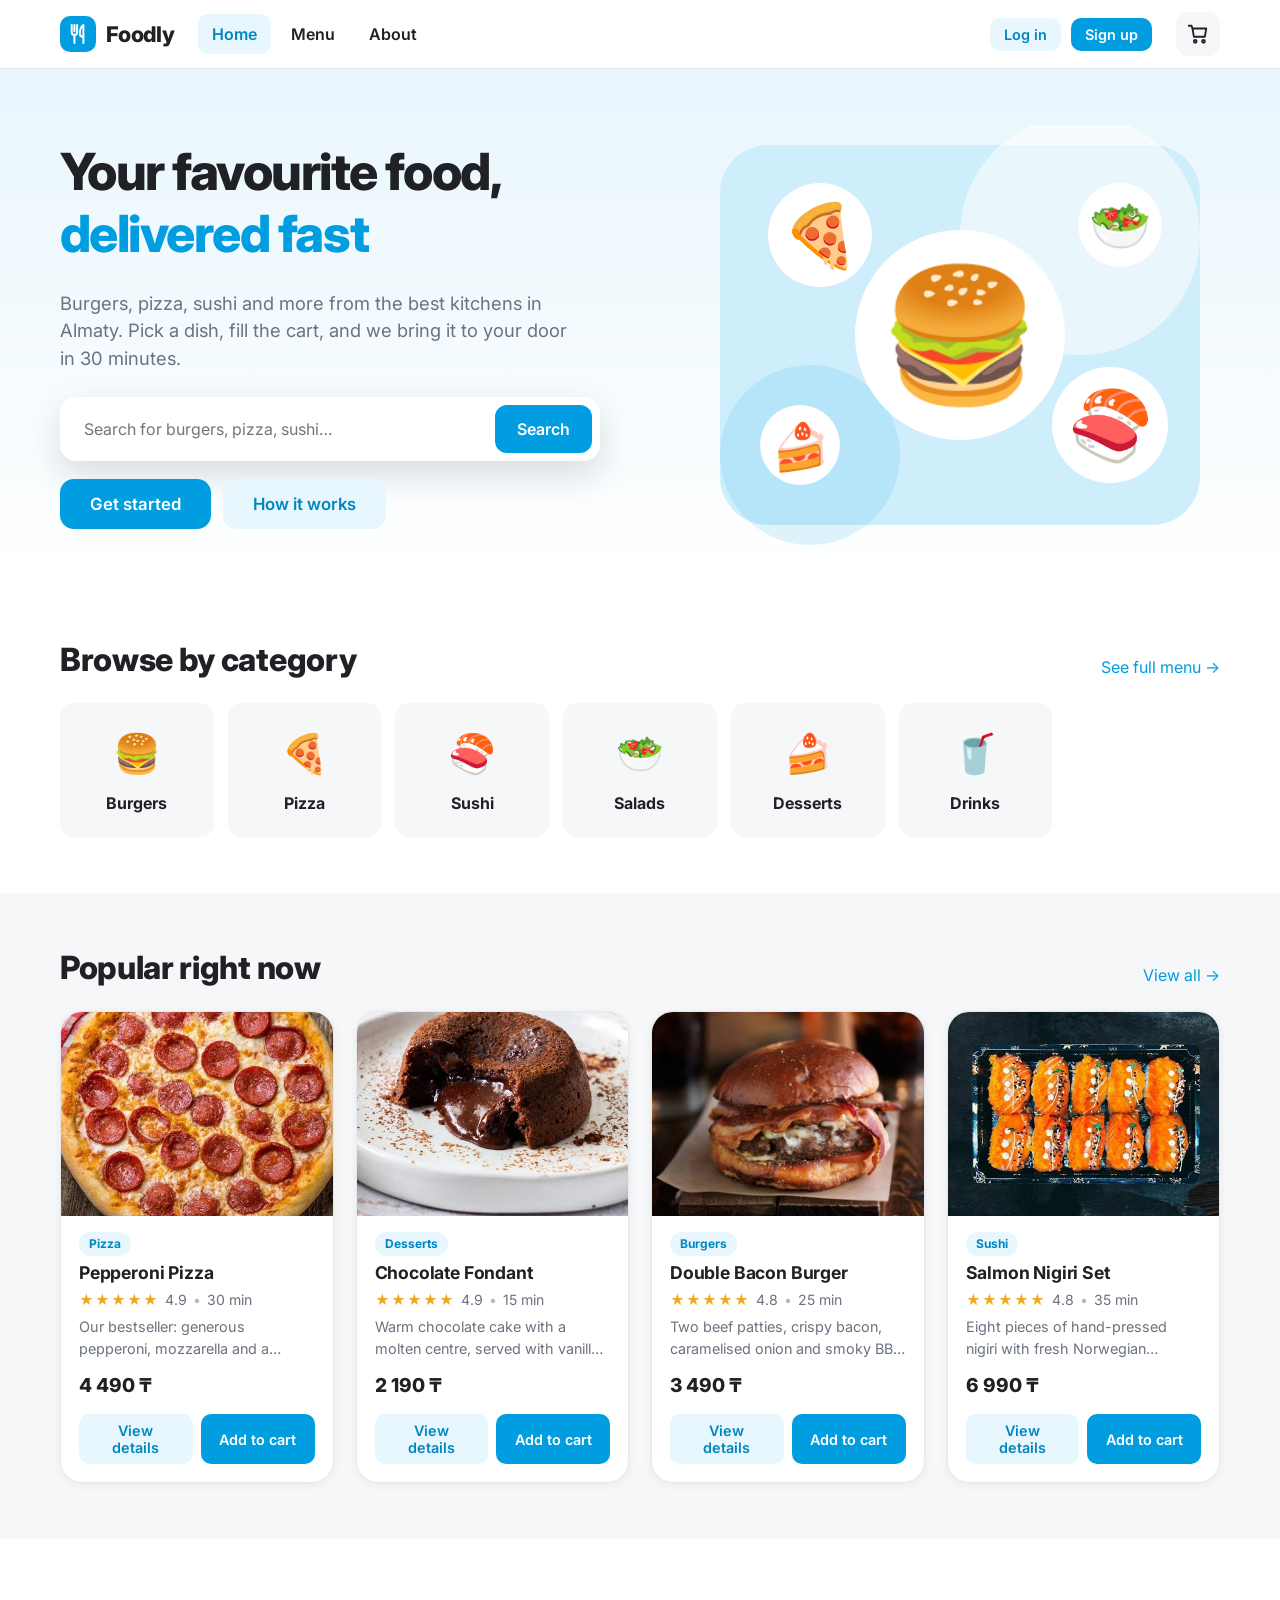
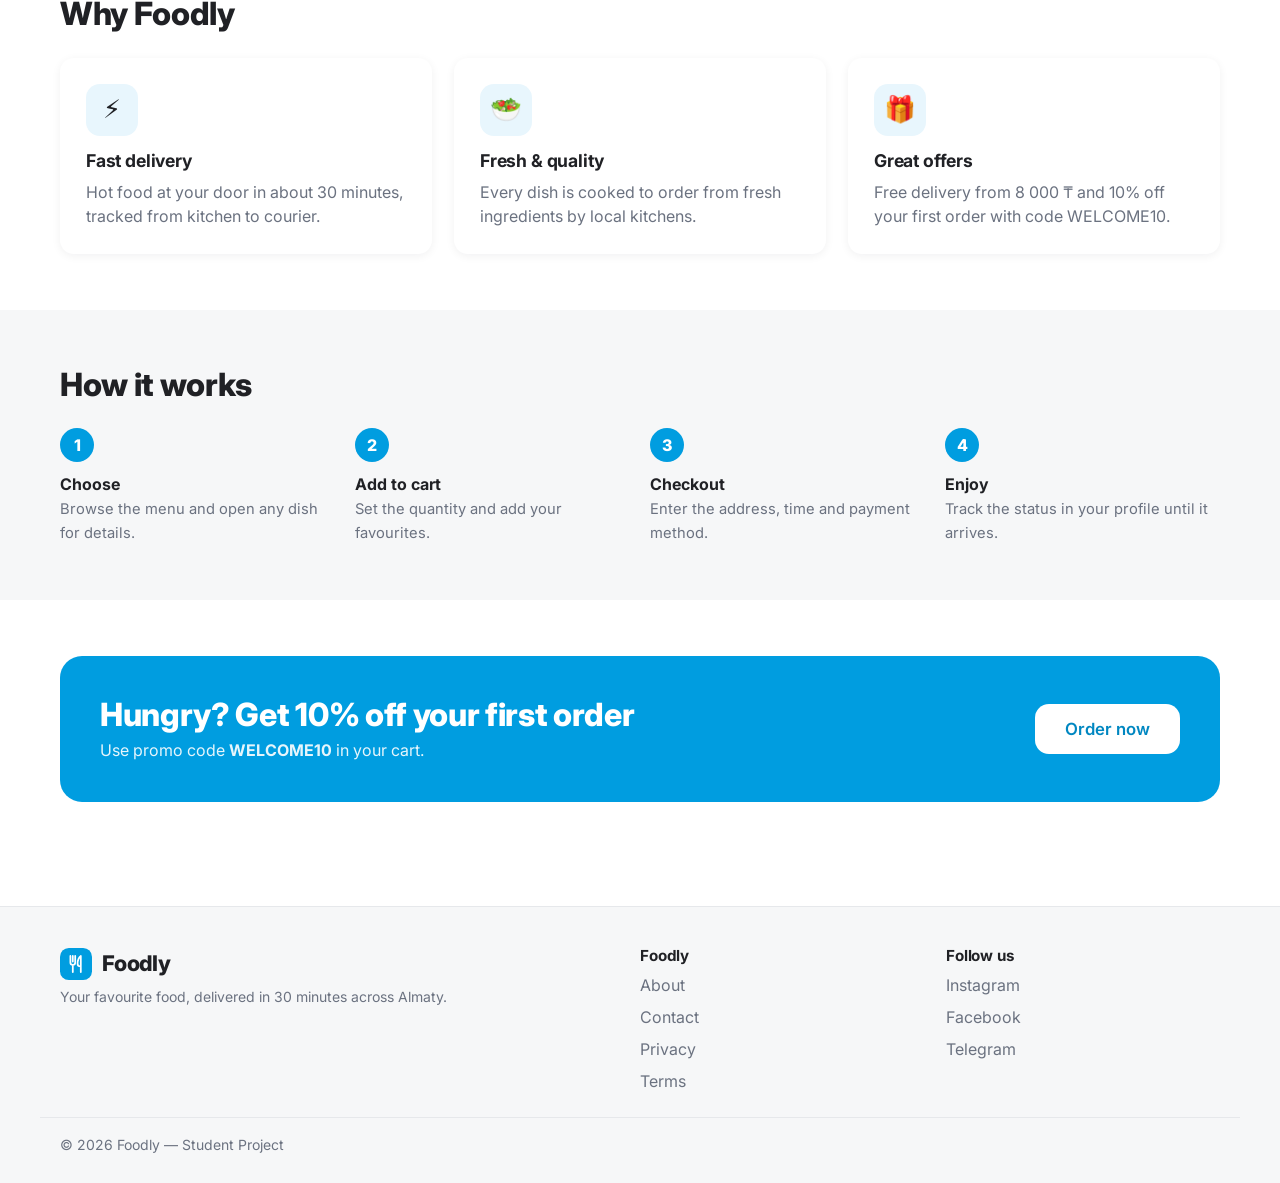
<file: index.html>
<!DOCTYPE html>
<html lang="en">
<head>
<meta charset="UTF-8">
<meta name="viewport" content="width=device-width, initial-scale=1">
<title>Order food online — Foodly</title>
<meta name="description" content="Order burgers, pizza, sushi and more online with fast delivery.">
<link rel="icon" href="images/logo.svg" type="image/svg+xml">
<link rel="preconnect" href="https://fonts.googleapis.com">
<link rel="preconnect" href="https://fonts.gstatic.com" crossorigin>
<link href="https://fonts.googleapis.com/css2?family=Inter:wght@400;500;600;700;800&amp;display=swap" rel="stylesheet">
<link rel="stylesheet" href="css/style.css">
</head>
<body data-page="home">
<div id="site-header"></div>

<main>
  <section class="hero">
    <div class="container">
      <div id="welcome"></div>
      <div class="hero-grid">
        <div>
          <h1>Your favourite food, <span>delivered fast</span></h1>
          <p class="lead">Burgers, pizza, sushi and more from the best kitchens in Almaty. Pick a dish, fill the cart, and we bring it to your door in 30 minutes.</p>
          <form class="hero-search" id="hero-search" role="search">
            <input type="search" name="q" placeholder="Search for burgers, pizza, sushi…" aria-label="Search dishes">
            <button class="btn btn-primary" type="submit">Search</button>
          </form>
          <div class="hero-cta">
            <a class="btn btn-primary btn-lg" href="menu.html">Get started</a>
            <a class="btn btn-secondary btn-lg" href="about.html">How it works</a>
          </div>
        </div>
        <div class="hero-img"><img src="images/hero.svg" alt="Burger, pizza, sushi and salad" width="520" height="420"></div>
      </div>
    </div>
  </section>

  <section class="section" aria-labelledby="cats">
    <div class="container">
      <div class="section-head"><h2 id="cats">Browse by category</h2><a href="menu.html">See full menu →</a></div>
      <div class="categories" id="categories"></div>
    </div>
  </section>

  <section class="section section-soft" aria-labelledby="pop">
    <div class="container">
      <div class="section-head"><h2 id="pop">Popular right now</h2><a href="menu.html">View all →</a></div>
      <div class="grid grid-cards" id="popular"></div>
    </div>
  </section>

  <section class="section" aria-labelledby="feat">
    <div class="container">
      <div class="section-head"><h2 id="feat">Why Foodly</h2></div>
      <div class="grid grid-3">
        <article class="feature"><div class="icon" aria-hidden="true">⚡</div><h3>Fast delivery</h3><p>Hot food at your door in about 30 minutes, tracked from kitchen to courier.</p></article>
        <article class="feature"><div class="icon" aria-hidden="true">🥗</div><h3>Fresh &amp; quality</h3><p>Every dish is cooked to order from fresh ingredients by local kitchens.</p></article>
        <article class="feature"><div class="icon" aria-hidden="true">🎁</div><h3>Great offers</h3><p>Free delivery from 8 000 ₸ and 10% off your first order with code WELCOME10.</p></article>
      </div>
    </div>
  </section>

  <section class="section section-soft" aria-labelledby="how">
    <div class="container">
      <div class="section-head"><h2 id="how">How it works</h2></div>
      <ol class="steps">
        <li><b>Choose</b><span>Browse the menu and open any dish for details.</span></li>
        <li><b>Add to cart</b><span>Set the quantity and add your favourites.</span></li>
        <li><b>Checkout</b><span>Enter the address, time and payment method.</span></li>
        <li><b>Enjoy</b><span>Track the status in your profile until it arrives.</span></li>
      </ol>
    </div>
  </section>

  <section class="section">
    <div class="container">
      <div class="cta-banner">
        <div><h2>Hungry? Get 10% off your first order</h2><p>Use promo code <b>WELCOME10</b> in your cart.</p></div>
        <a class="btn btn-lg" href="menu.html">Order now</a>
      </div>
    </div>
  </section>
</main>
<div id="site-footer"></div>
<script src="js/storage.js"></script>
<script src="js/validation.js"></script>
<script src="js/main.js"></script>
<script src="js/home.js"></script>
</body>
</html>
</file>
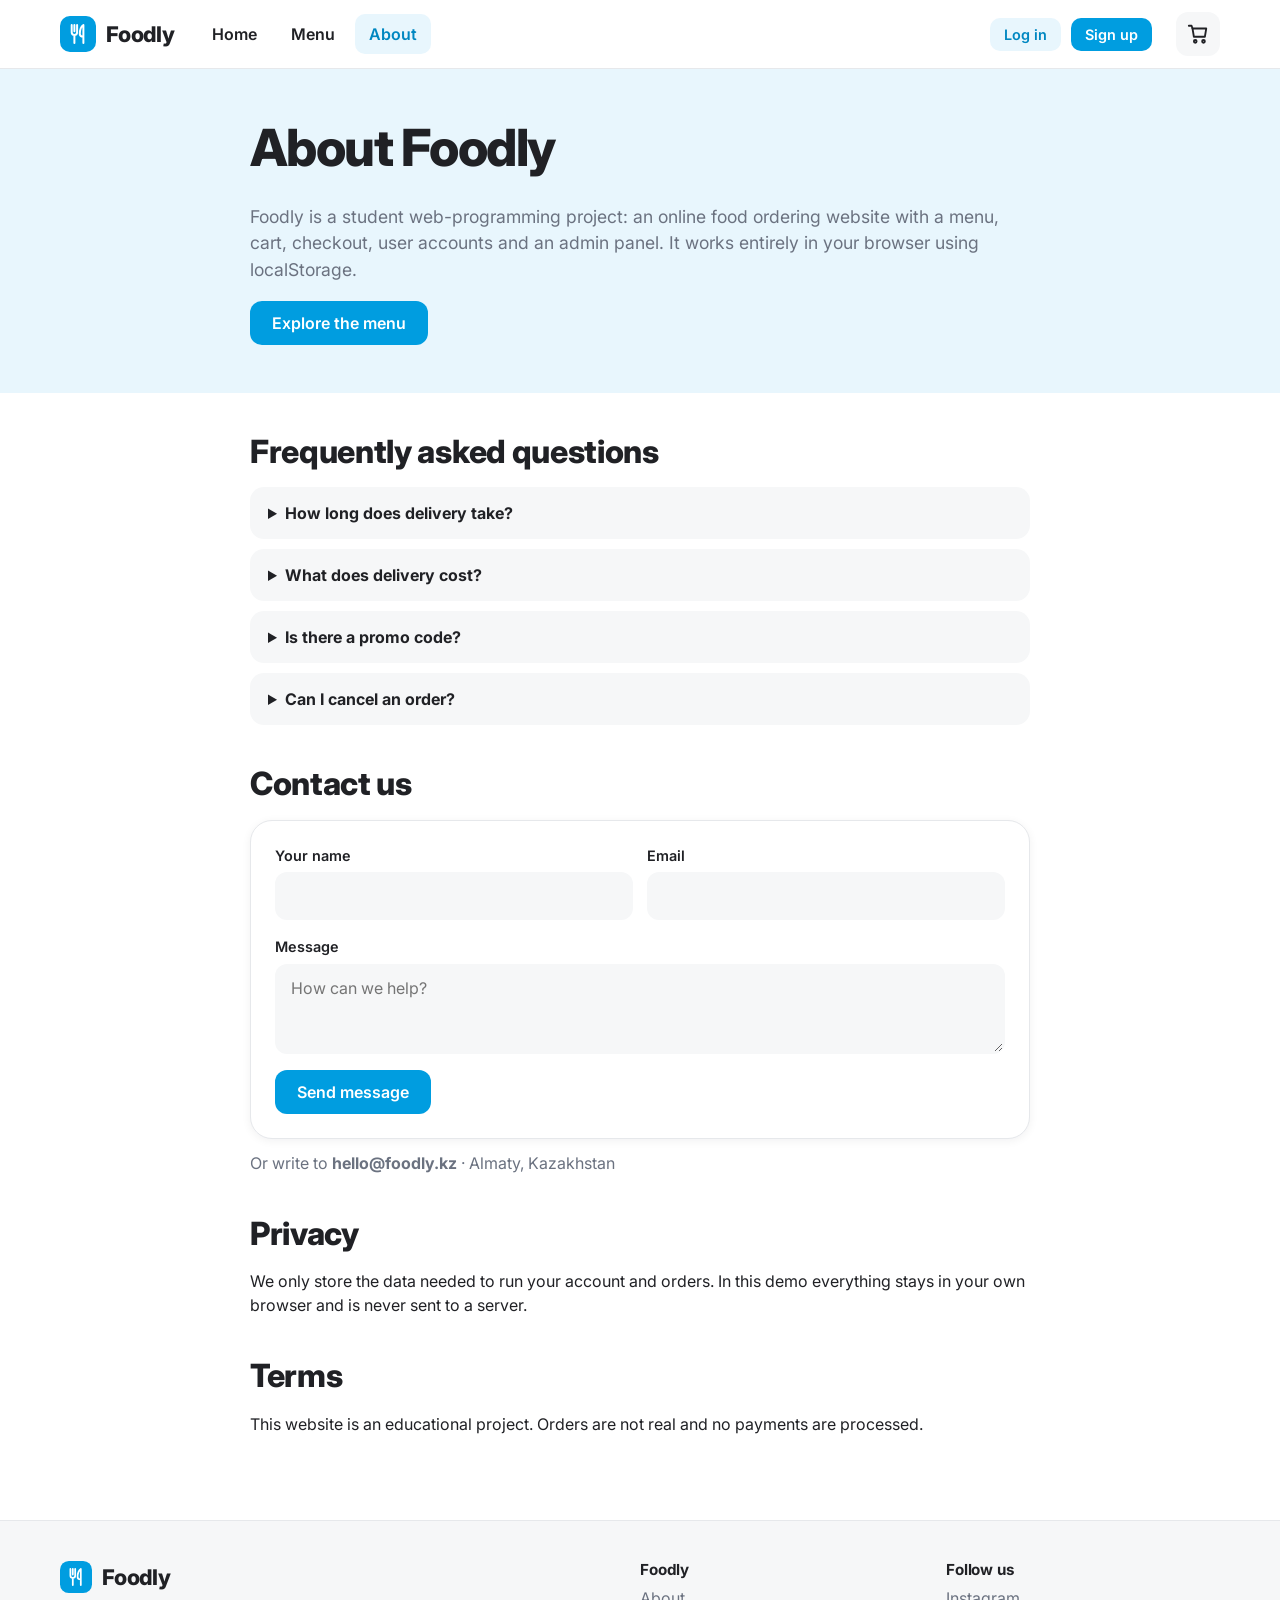
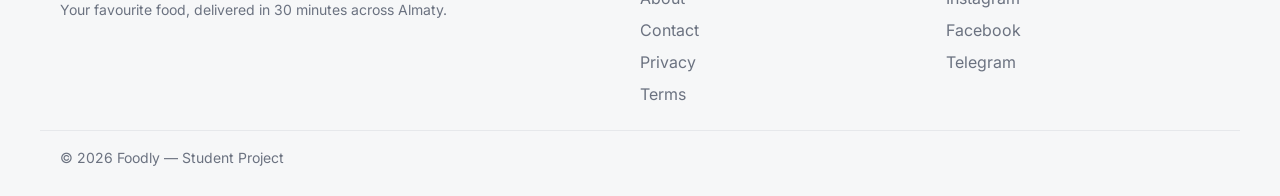
<file: about.html>
<!DOCTYPE html>
<html lang="en">
<head>
<meta charset="UTF-8">
<meta name="viewport" content="width=device-width, initial-scale=1">
<title>About — Foodly</title>
<meta name="description" content="Foodly — order your favourite food online.">
<link rel="icon" href="images/logo.svg" type="image/svg+xml">
<link rel="preconnect" href="https://fonts.googleapis.com">
<link rel="preconnect" href="https://fonts.gstatic.com" crossorigin>
<link href="https://fonts.googleapis.com/css2?family=Inter:wght@400;500;600;700;800&amp;display=swap" rel="stylesheet">
<link rel="stylesheet" href="css/style.css">
</head>
<body data-page="about">
<div id="site-header"></div>

<main>
  <section class="about-hero">
    <div class="container prose">
      <h1>About Foodly</h1>
      <p class="muted" style="font-size:1.1rem">Foodly is a student web-programming project: an online food ordering website with a menu, cart, checkout, user accounts and an admin panel. It works entirely in your browser using localStorage.</p>
      <a class="btn btn-primary" href="menu.html">Explore the menu</a>
    </div>
  </section>
  <div class="container prose" style="padding-bottom:20px">
    <h2>Frequently asked questions</h2>
    <div class="faq">
      <details><summary>How long does delivery take?</summary><p>Usually 30–45 minutes, depending on the dish and the distance.</p></details>
      <details><summary>What does delivery cost?</summary><p>590 ₸ per order. Orders from 8 000 ₸ are delivered for free.</p></details>
      <details><summary>Is there a promo code?</summary><p>Yes — use <b>WELCOME10</b> in the cart to get 10% off.</p></details>
      <details><summary>Can I cancel an order?</summary><p>You can cancel an order from your profile while its status is "Pending".</p></details>
    </div>

    <h2 id="contact">Contact us</h2>
    <form class="panel" id="contact-form" novalidate>
      <div class="form-row">
        <div class="field"><label for="cname">Your name</label><input id="cname" name="cname"><span class="error" role="alert"></span></div>
        <div class="field"><label for="cemail">Email</label><input id="cemail" name="cemail" type="email"><span class="error" role="alert"></span></div>
      </div>
      <div class="field"><label for="cmessage">Message</label><textarea id="cmessage" name="cmessage" placeholder="How can we help?"></textarea><span class="error" role="alert"></span></div>
      <button class="btn btn-primary" type="submit">Send message</button>
    </form>
    <p class="muted" style="margin-top:12px">Or write to <b>hello@foodly.kz</b> · Almaty, Kazakhstan</p>

    <h2 id="privacy">Privacy</h2>
    <p>We only store the data needed to run your account and orders. In this demo everything stays in your own browser and is never sent to a server.</p>
    <h2 id="terms">Terms</h2>
    <p>This website is an educational project. Orders are not real and no payments are processed.</p>
  </div>
</main>
<div id="site-footer"></div>
<script src="js/storage.js"></script>
<script src="js/validation.js"></script>
<script src="js/main.js"></script>
<script src="js/about.js"></script>
</body>
</html>
</file>
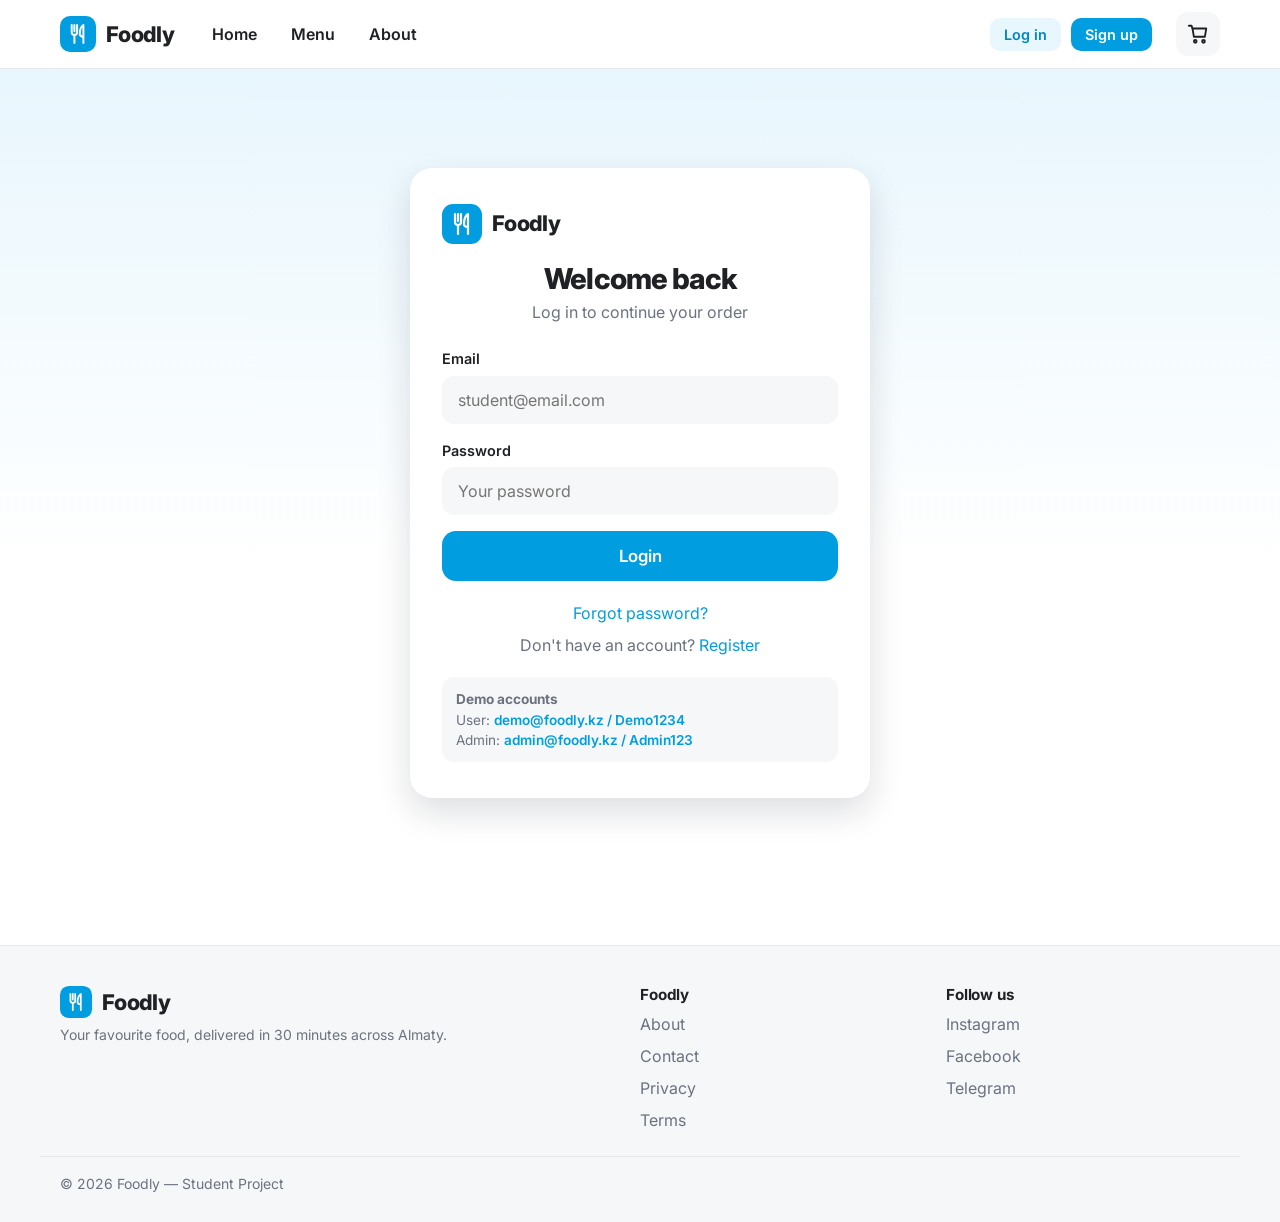
<file: admin.html>
<!DOCTYPE html>
<html lang="en">
<head>
<meta charset="UTF-8">
<meta name="viewport" content="width=device-width, initial-scale=1">
<title>Admin panel — Foodly</title>
<meta name="description" content="Foodly — order your favourite food online.">
<link rel="icon" href="images/logo.svg" type="image/svg+xml">
<link rel="preconnect" href="https://fonts.googleapis.com">
<link rel="preconnect" href="https://fonts.gstatic.com" crossorigin>
<link href="https://fonts.googleapis.com/css2?family=Inter:wght@400;500;600;700;800&amp;display=swap" rel="stylesheet">
<link rel="stylesheet" href="css/style.css">
</head>
<body data-page="admin">
<div id="site-header"></div>

<main>
  <div class="container admin">
    <aside class="admin-side" aria-label="Admin menu">
      <h3>Admin panel</h3>
      <a href="#dashboard" data-tab="dashboard">📊 Dashboard</a>
      <a href="#users" data-tab="users">👥 Users</a>
      <a href="#dishes" data-tab="dishes">🍔 Dishes</a>
      <a href="#orders" data-tab="orders">🧾 Orders</a>
      <a href="#settings" data-tab="settings">⚙️ Settings</a>
      <button type="button" id="admin-logout">🚪 Logout</button>
    </aside>
    <div class="admin-main">
      <section id="tab-dashboard">
        <h1>Dashboard</h1>
        <div class="stats" id="stats"></div>
        <div class="grid grid-2">
          <div class="panel"><h3>Orders by status</h3><div id="status-bars"></div></div>
          <div class="panel"><h3>Top dishes</h3><div id="top-dishes"></div></div>
        </div>
        <h3 style="margin-top:28px">Latest orders</h3>
        <div class="table-wrap"><table class="table responsive" id="latest-orders"></table></div>
      </section>

      <section id="tab-users">
        <h1>Users</h1>
        <div class="table-tools"><input type="search" id="user-search" placeholder="Search by name or email" aria-label="Search users"></div>
        <div class="table-wrap"><table class="table responsive" id="users-table"></table></div>
      </section>

      <section id="tab-dishes">
        <h1>Dishes</h1>
        <div class="table-tools">
          <input type="search" id="dish-search" placeholder="Search dishes" aria-label="Search dishes">
          <span class="spacer"></span>
          <button class="btn btn-primary" type="button" id="add-dish">+ Add dish</button>
        </div>
        <div class="table-wrap"><table class="table responsive" id="dishes-table"></table></div>
      </section>

      <section id="tab-orders">
        <h1>Orders</h1>
        <div class="table-tools">
          <input type="search" id="order-search" placeholder="Search by ID or customer" aria-label="Search orders">
          <select id="order-status" aria-label="Filter by status"></select>
        </div>
        <div class="table-wrap"><table class="table responsive" id="orders-table"></table></div>
      </section>

      <section id="tab-settings">
        <h1>Settings</h1>
        <div class="panel" style="max-width:560px">
          <h3>Store rules</h3>
          <p class="muted">Delivery fee: <b id="set-fee"></b> · Free delivery from: <b id="set-free"></b> · Promo code: <b>WELCOME10</b> (−10%)</p>
          <h3 style="margin-top:20px">Demo data</h3>
          <p class="muted">Restore the original dishes, users and orders. This deletes everything you added.</p>
          <button class="btn btn-danger" type="button" id="reset-data">Reset demo data</button>
        </div>
      </section>
    </div>
  </div>

  <dialog class="dialog" id="dish-dialog" aria-labelledby="dish-title">
    <form id="dish-form" novalidate>
      <h3 id="dish-title">Add dish</h3>
      <div class="field"><label for="name">Name</label><input id="name" name="name"><span class="error" role="alert"></span></div>
      <div class="form-row">
        <div class="field"><label for="category">Category</label><input id="category" name="category" list="cat-list" placeholder="Burgers, Pizza…"><datalist id="cat-list"></datalist><span class="error" role="alert"></span></div>
        <div class="field"><label for="price">Price (₸)</label><input id="price" name="price" type="number" min="0" step="10"><span class="error" role="alert"></span></div>
      </div>
      <div class="form-row">
        <div class="field"><label for="rating">Rating (0–5)</label><input id="rating" name="rating" type="number" min="0" max="5" step="0.1" value="4.5"><span class="error" role="alert"></span></div>
        <div class="field"><label for="time">Cooking time (min)</label><input id="time" name="time" type="number" min="1" step="1" value="20"><span class="error" role="alert"></span></div>
      </div>
      <div class="field"><label for="description">Description</label><textarea id="description" name="description"></textarea><span class="error" role="alert"></span></div>
      <div class="field"><label for="ingredients">Ingredients <span class="muted">(comma separated)</span></label><input id="ingredients" name="ingredients" placeholder="Beef, cheese, bun"><span class="error" role="alert"></span></div>
      <div class="field"><label for="image">Photo <span class="muted">(optional)</span></label><input id="image" name="image" type="file" accept="image/*"><span class="error" role="alert"></span></div>
      <div class="dialog-actions">
        <button class="btn btn-ghost" type="button" id="dish-cancel">Cancel</button>
        <button class="btn btn-primary" type="submit" id="dish-save">Save dish</button>
      </div>
    </form>
  </dialog>

  <dialog class="dialog" id="order-dialog" aria-labelledby="order-title">
    <div id="order-detail"></div>
    <div class="dialog-actions"><button class="btn btn-secondary" type="button" id="order-close">Close</button></div>
  </dialog>
</main>
<div id="site-footer"></div>
<script src="js/storage.js"></script>
<script src="js/validation.js"></script>
<script src="js/main.js"></script>
<script src="js/admin.js"></script>
</body>
</html>
</file>
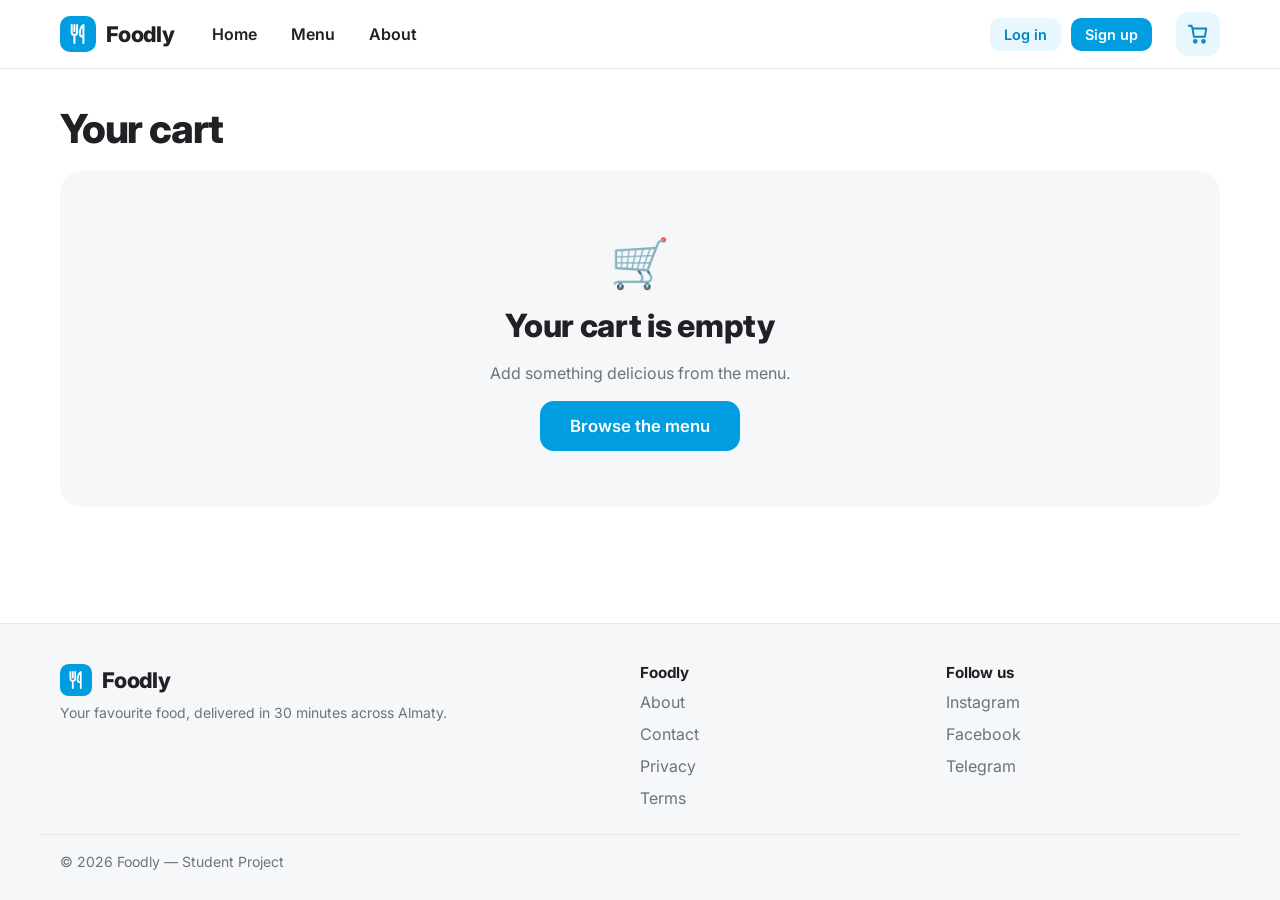
<file: cart.html>
<!DOCTYPE html>
<html lang="en">
<head>
<meta charset="UTF-8">
<meta name="viewport" content="width=device-width, initial-scale=1">
<title>Your cart — Foodly</title>
<meta name="description" content="Foodly — order your favourite food online.">
<link rel="icon" href="images/logo.svg" type="image/svg+xml">
<link rel="preconnect" href="https://fonts.googleapis.com">
<link rel="preconnect" href="https://fonts.gstatic.com" crossorigin>
<link href="https://fonts.googleapis.com/css2?family=Inter:wght@400;500;600;700;800&amp;display=swap" rel="stylesheet">
<link rel="stylesheet" href="css/style.css">
</head>
<body data-page="cart">
<div id="site-header"></div>

<main>
  <div class="container">
    <div class="page-head"><h1>Your cart</h1></div>
    <div id="cart-root"></div>
  </div>
</main>
<div id="site-footer"></div>
<script src="js/storage.js"></script>
<script src="js/validation.js"></script>
<script src="js/main.js"></script>
<script src="js/cart.js"></script>
</body>
</html>
</file>
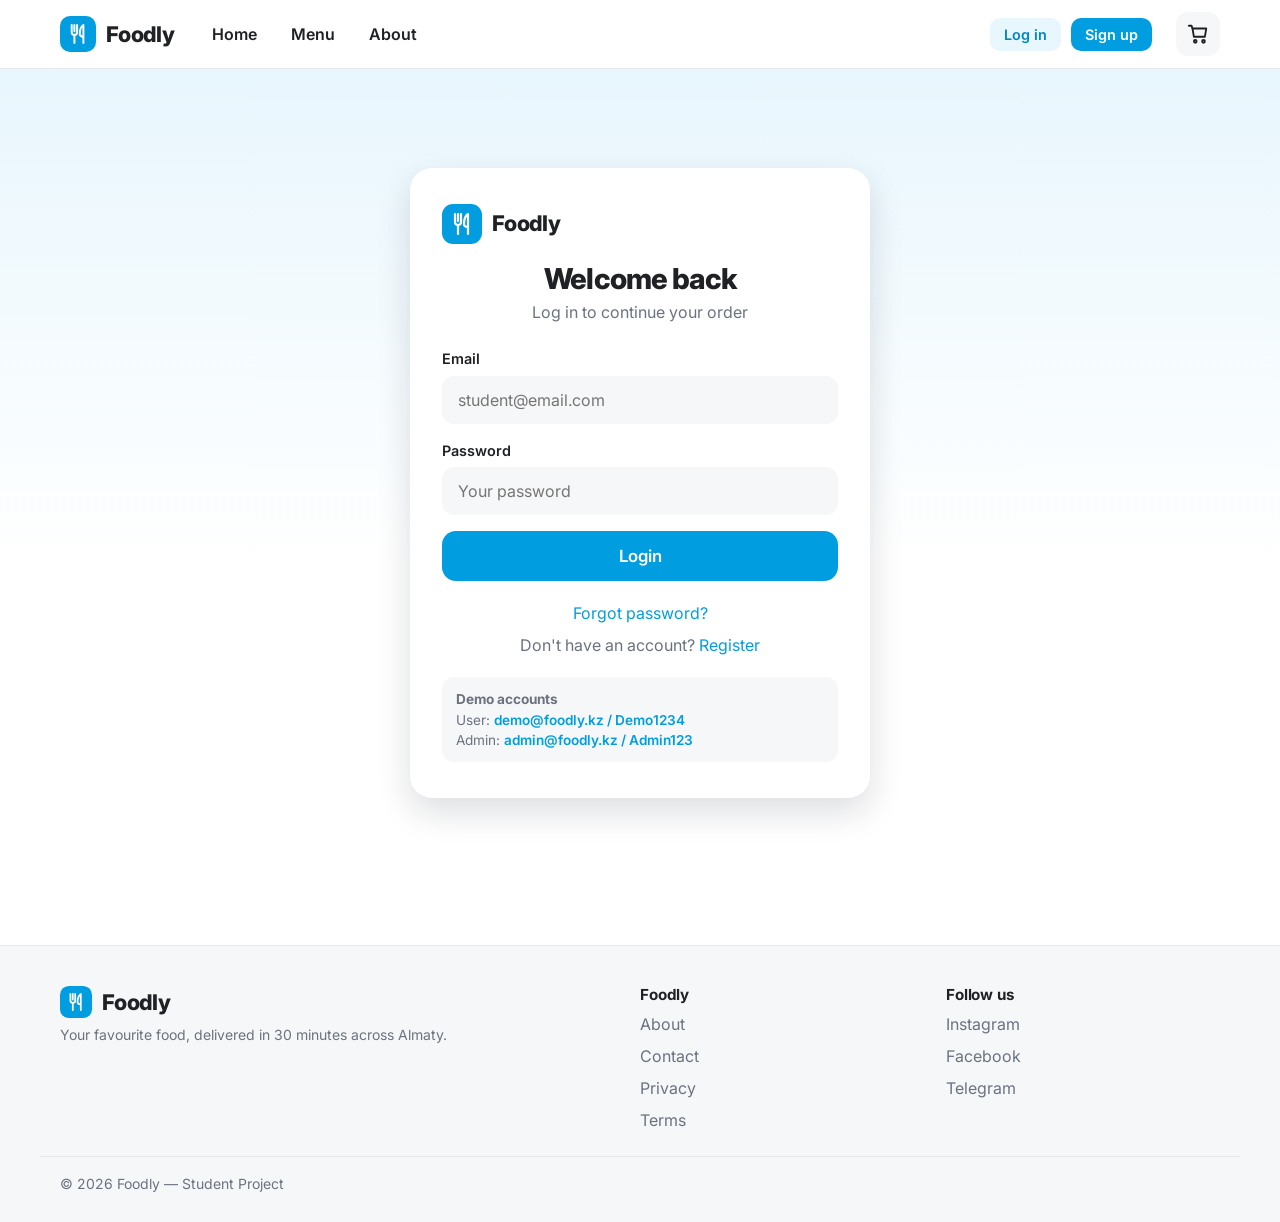
<file: checkout.html>
<!DOCTYPE html>
<html lang="en">
<head>
<meta charset="UTF-8">
<meta name="viewport" content="width=device-width, initial-scale=1">
<title>Checkout — Foodly</title>
<meta name="description" content="Foodly — order your favourite food online.">
<link rel="icon" href="images/logo.svg" type="image/svg+xml">
<link rel="preconnect" href="https://fonts.googleapis.com">
<link rel="preconnect" href="https://fonts.gstatic.com" crossorigin>
<link href="https://fonts.googleapis.com/css2?family=Inter:wght@400;500;600;700;800&amp;display=swap" rel="stylesheet">
<link rel="stylesheet" href="css/style.css">
</head>
<body data-page="checkout">
<div id="site-header"></div>

<main>
  <div class="container">
    <div class="page-head"><h1>Checkout</h1><p class="muted">Tell us where and when to deliver</p></div>
    <div class="layout-2">
      <form class="panel" id="checkout-form" novalidate>
        <h2>Delivery details</h2>
        <div class="form-row">
          <div class="field"><label for="name">Full name</label><input id="name" name="name" autocomplete="name"><span class="error" role="alert"></span></div>
          <div class="field"><label for="phone">Phone</label><input id="phone" name="phone" type="tel" autocomplete="tel" placeholder="+7 777 123 45 67"><span class="error" role="alert"></span></div>
        </div>
        <div class="field"><label for="address">Delivery address</label><input id="address" name="address" autocomplete="street-address" placeholder="Street, building, apartment"><span class="error" role="alert"></span></div>
        <div class="form-row">
          <div class="field"><label for="date">Date</label><input id="date" name="date" type="date"><span class="error" role="alert"></span></div>
          <div class="field"><label for="time">Time</label><select id="time" name="time"></select><span class="error" role="alert"></span></div>
        </div>
        <div class="field"><label for="comment">Comment for the courier <span class="muted">(optional)</span></label><textarea id="comment" name="comment" maxlength="300" placeholder="Intercom code, floor, allergies…"></textarea><span class="error" role="alert"></span></div>
        <h2>Payment</h2>
        <div class="radio-cards field">
          <label class="radio-card"><input type="radio" name="payment" value="card" checked> 💳 Card</label>
          <label class="radio-card"><input type="radio" name="payment" value="cash"> 💵 Cash to courier</label>
        </div>
        <div class="card-fields" id="card-fields">
          <div class="field"><label for="cardNumber">Card number</label><input id="cardNumber" name="cardNumber" inputmode="numeric" autocomplete="cc-number" placeholder="1234 5678 9012 3456" maxlength="19"><span class="error" role="alert"></span></div>
          <div class="form-row">
            <div class="field"><label for="cardExpiry">Expiry</label><input id="cardExpiry" name="cardExpiry" autocomplete="cc-exp" placeholder="MM/YY" maxlength="5"><span class="error" role="alert"></span></div>
            <div class="field"><label for="cardCvv">CVV</label><input id="cardCvv" name="cardCvv" inputmode="numeric" autocomplete="cc-csc" placeholder="123" maxlength="3" type="password"><span class="error" role="alert"></span></div>
          </div>
          <p class="muted small">Demo only — card data is validated but never stored.</p>
        </div>
        <button class="btn btn-primary btn-lg btn-block" type="submit">Confirm order</button>
      </form>
      <aside class="panel sticky" aria-label="Order summary" id="summary"></aside>
    </div>
  </div>
</main>
<div id="site-footer"></div>
<script src="js/storage.js"></script>
<script src="js/validation.js"></script>
<script src="js/main.js"></script>
<script src="js/checkout.js"></script>
</body>
</html>
</file>
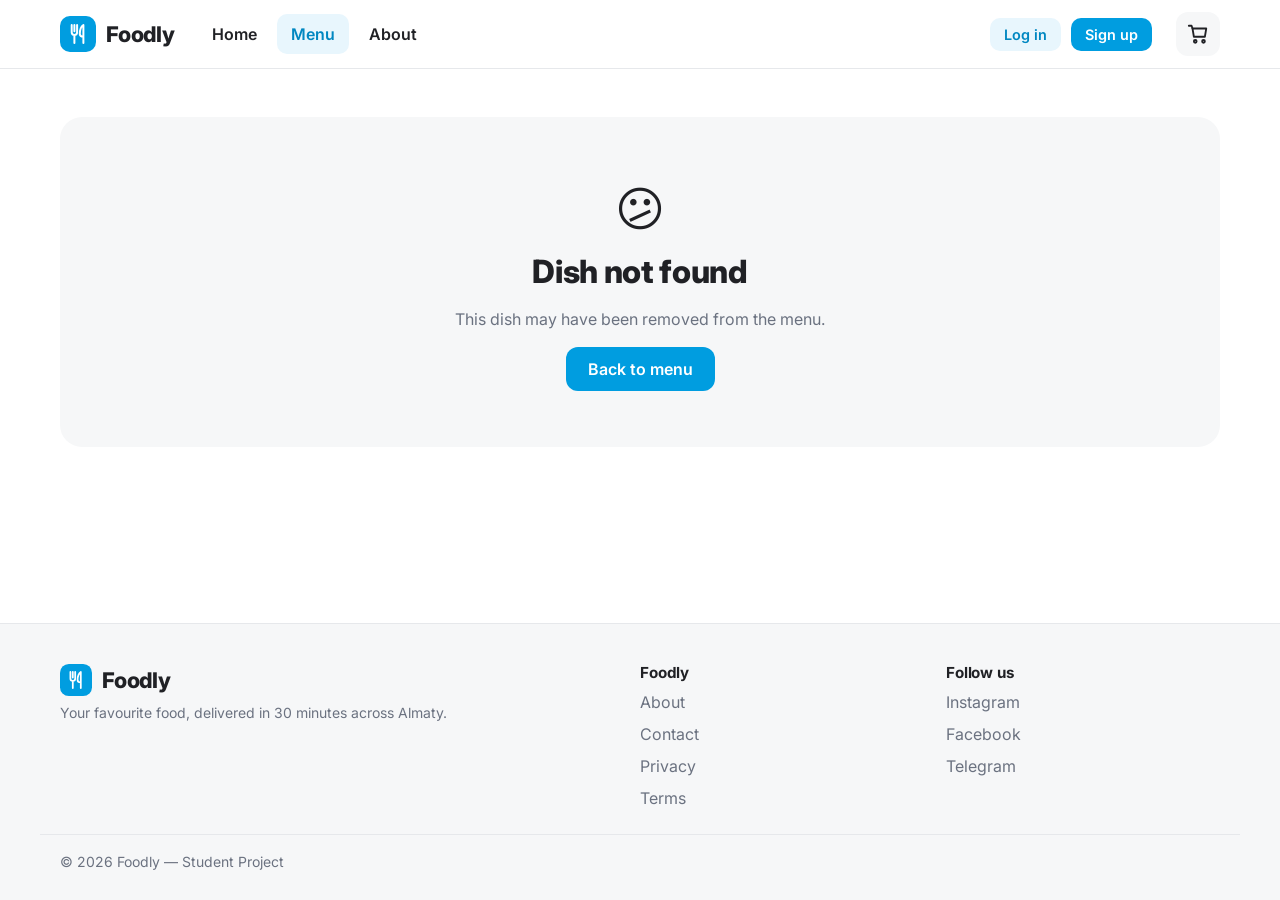
<file: dish.html>
<!DOCTYPE html>
<html lang="en">
<head>
<meta charset="UTF-8">
<meta name="viewport" content="width=device-width, initial-scale=1">
<title>Dish — Foodly</title>
<meta name="description" content="Foodly — order your favourite food online.">
<link rel="icon" href="images/logo.svg" type="image/svg+xml">
<link rel="preconnect" href="https://fonts.googleapis.com">
<link rel="preconnect" href="https://fonts.gstatic.com" crossorigin>
<link href="https://fonts.googleapis.com/css2?family=Inter:wght@400;500;600;700;800&amp;display=swap" rel="stylesheet">
<link rel="stylesheet" href="css/style.css">
</head>
<body data-page="dish">
<div id="site-header"></div>

<main>
  <div class="container" id="dish-root"></div>
</main>
<div id="site-footer"></div>
<script src="js/storage.js"></script>
<script src="js/validation.js"></script>
<script src="js/main.js"></script>
<script src="js/dish.js"></script>
</body>
</html>
</file>
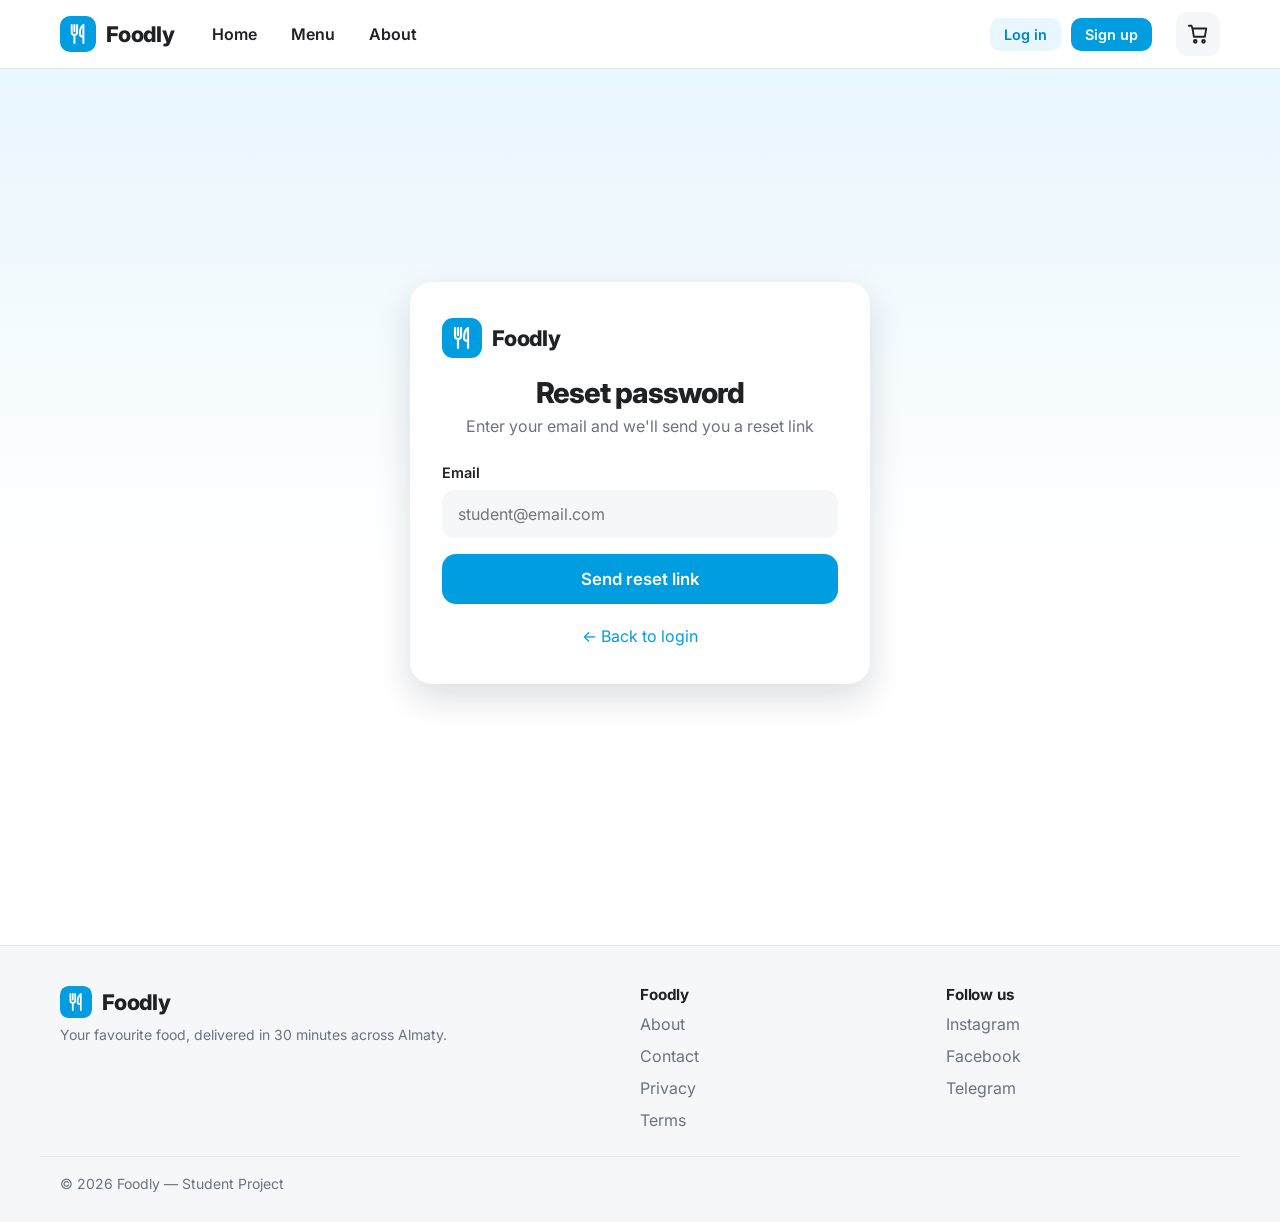
<file: forgot.html>
<!DOCTYPE html>
<html lang="en">
<head>
<meta charset="UTF-8">
<meta name="viewport" content="width=device-width, initial-scale=1">
<title>Forgot password — Foodly</title>
<meta name="description" content="Foodly — order your favourite food online.">
<link rel="icon" href="images/logo.svg" type="image/svg+xml">
<link rel="preconnect" href="https://fonts.googleapis.com">
<link rel="preconnect" href="https://fonts.gstatic.com" crossorigin>
<link href="https://fonts.googleapis.com/css2?family=Inter:wght@400;500;600;700;800&amp;display=swap" rel="stylesheet">
<link rel="stylesheet" href="css/style.css">
</head>
<body data-page="login">
<div id="site-header"></div>

<main class="auth-wrap">
  <section class="auth-card" aria-labelledby="t">
    <a class="brand" href="index.html"><img src="images/logo.svg" alt="" width="40" height="40"><span>Foodly</span></a>
    <h1 id="t">Reset password</h1>
    <p class="sub">Enter your email and we'll send you a reset link</p>
    <form id="forgot-form" novalidate>
      <div class="field"><label for="email">Email</label><input id="email" name="email" type="email" autocomplete="email" placeholder="student@email.com"><span class="error" role="alert"></span></div>
      <button class="btn btn-primary btn-lg btn-block" type="submit">Send reset link</button>
    </form>
    <p class="auth-foot"><a href="login.html">← Back to login</a></p>
  </section>
</main>
<div id="site-footer"></div>
<script src="js/storage.js"></script>
<script src="js/validation.js"></script>
<script src="js/main.js"></script>
<script src="js/auth.js"></script>
</body>
</html>
</file>
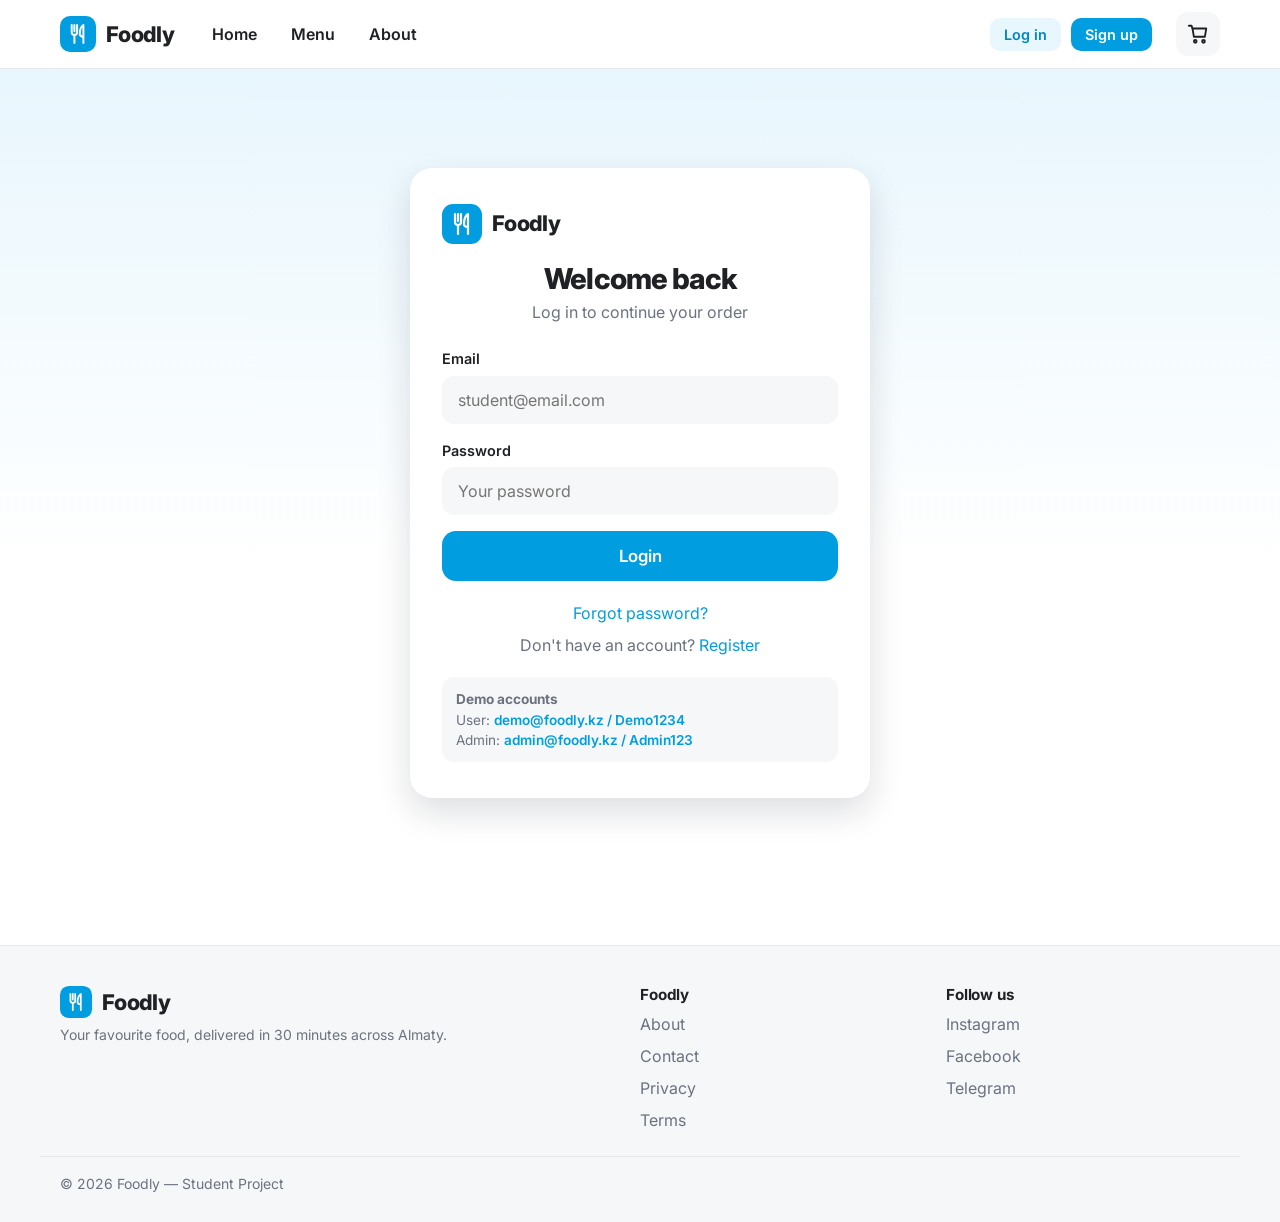
<file: login.html>
<!DOCTYPE html>
<html lang="en">
<head>
<meta charset="UTF-8">
<meta name="viewport" content="width=device-width, initial-scale=1">
<title>Login — Foodly</title>
<meta name="description" content="Foodly — order your favourite food online.">
<link rel="icon" href="images/logo.svg" type="image/svg+xml">
<link rel="preconnect" href="https://fonts.googleapis.com">
<link rel="preconnect" href="https://fonts.gstatic.com" crossorigin>
<link href="https://fonts.googleapis.com/css2?family=Inter:wght@400;500;600;700;800&amp;display=swap" rel="stylesheet">
<link rel="stylesheet" href="css/style.css">
</head>
<body data-page="login">
<div id="site-header"></div>

<main class="auth-wrap">
  <section class="auth-card" aria-labelledby="t">
    <a class="brand" href="index.html"><img src="images/logo.svg" alt="" width="40" height="40"><span>Foodly</span></a>
    <h1 id="t">Welcome back</h1>
    <p class="sub">Log in to continue your order</p>
    <form id="login-form" novalidate>
      <div class="field"><label for="email">Email</label><input id="email" name="email" type="email" autocomplete="email" placeholder="student@email.com"><span class="error" role="alert"></span></div>
      <div class="field"><label for="password">Password</label><input id="password" name="password" type="password" autocomplete="current-password" placeholder="Your password"><span class="error" role="alert"></span></div>
      <button class="btn btn-primary btn-lg btn-block" type="submit">Login</button>
    </form>
    <p class="auth-foot"><a href="forgot.html">Forgot password?</a></p>
    <p class="auth-foot" style="margin-top:8px">Don't have an account? <a href="register.html">Register</a></p>
    <div class="demo-box">
      <b>Demo accounts</b><br>
      User: <button type="button" data-fill="demo@foodly.kz|Demo1234">demo@foodly.kz / Demo1234</button><br>
      Admin: <button type="button" data-fill="admin@foodly.kz|Admin123">admin@foodly.kz / Admin123</button>
    </div>
  </section>
</main>
<div id="site-footer"></div>
<script src="js/storage.js"></script>
<script src="js/validation.js"></script>
<script src="js/main.js"></script>
<script src="js/auth.js"></script>
</body>
</html>
</file>
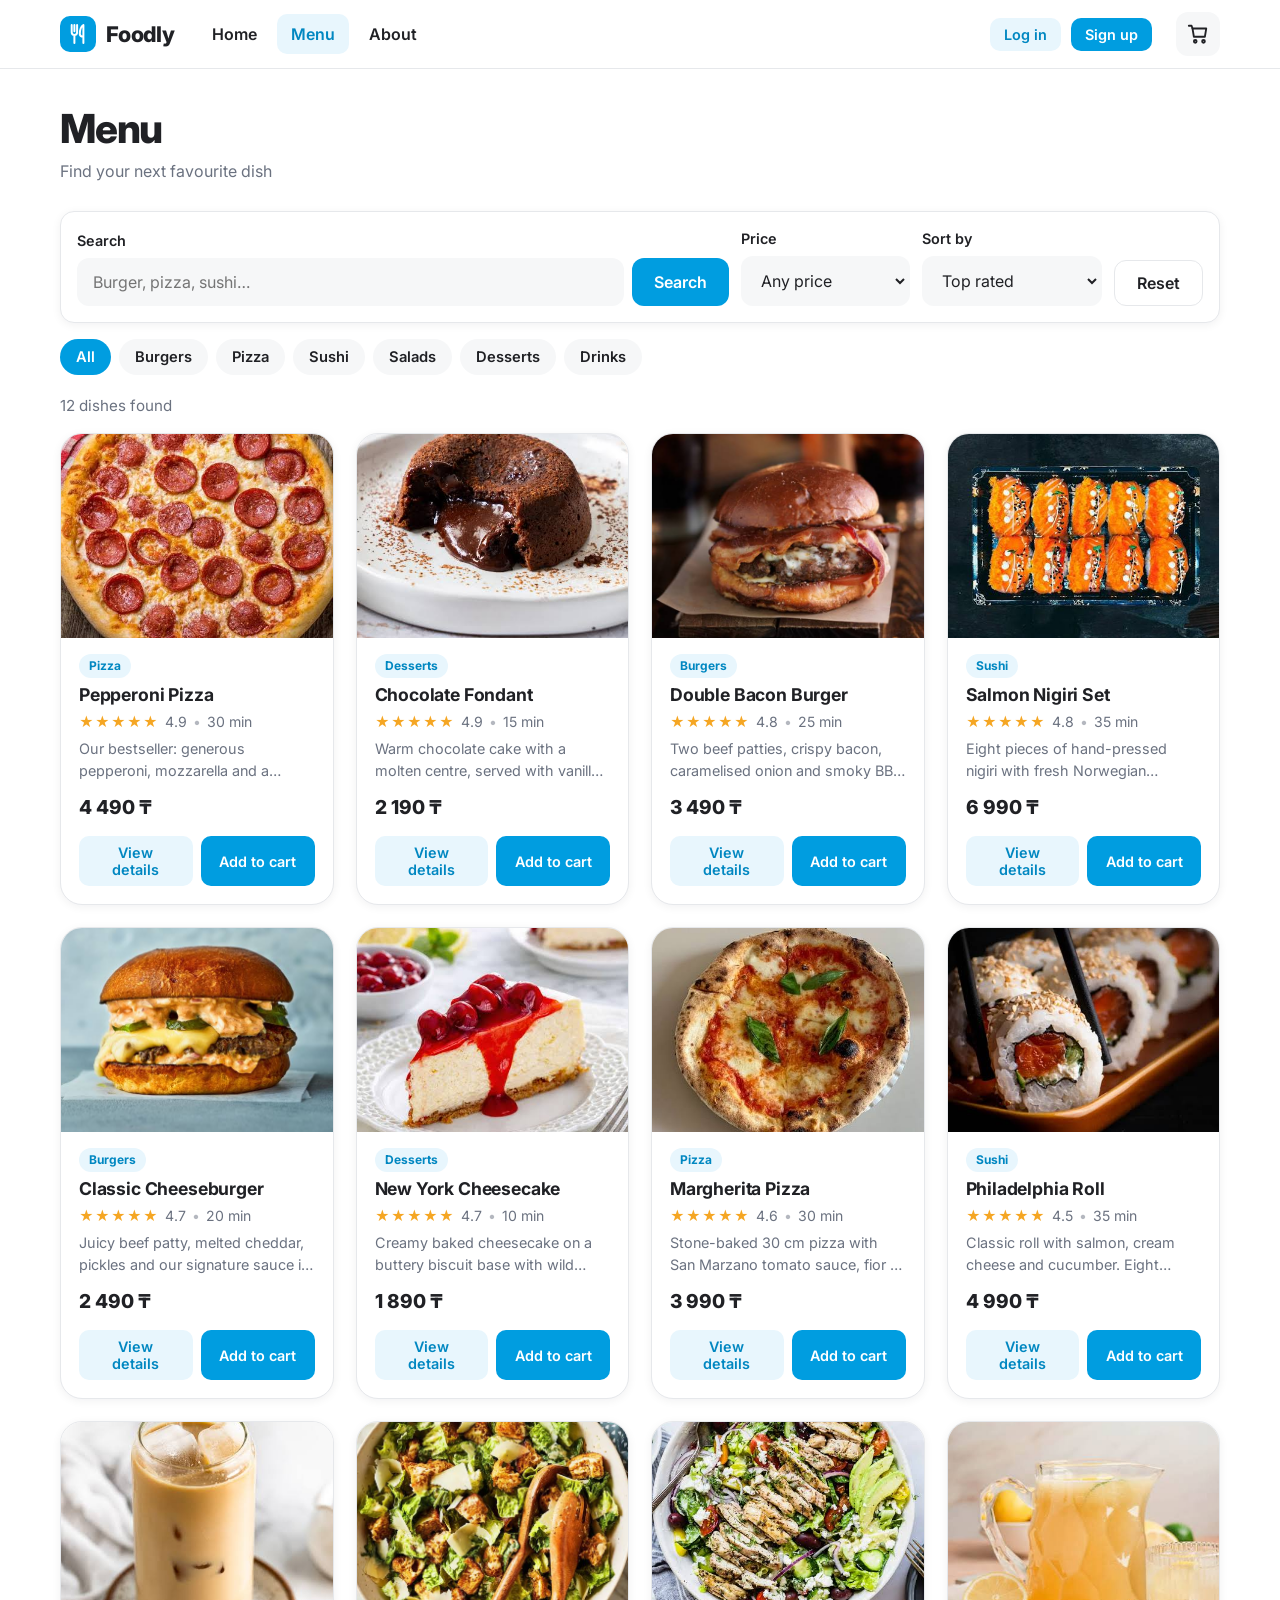
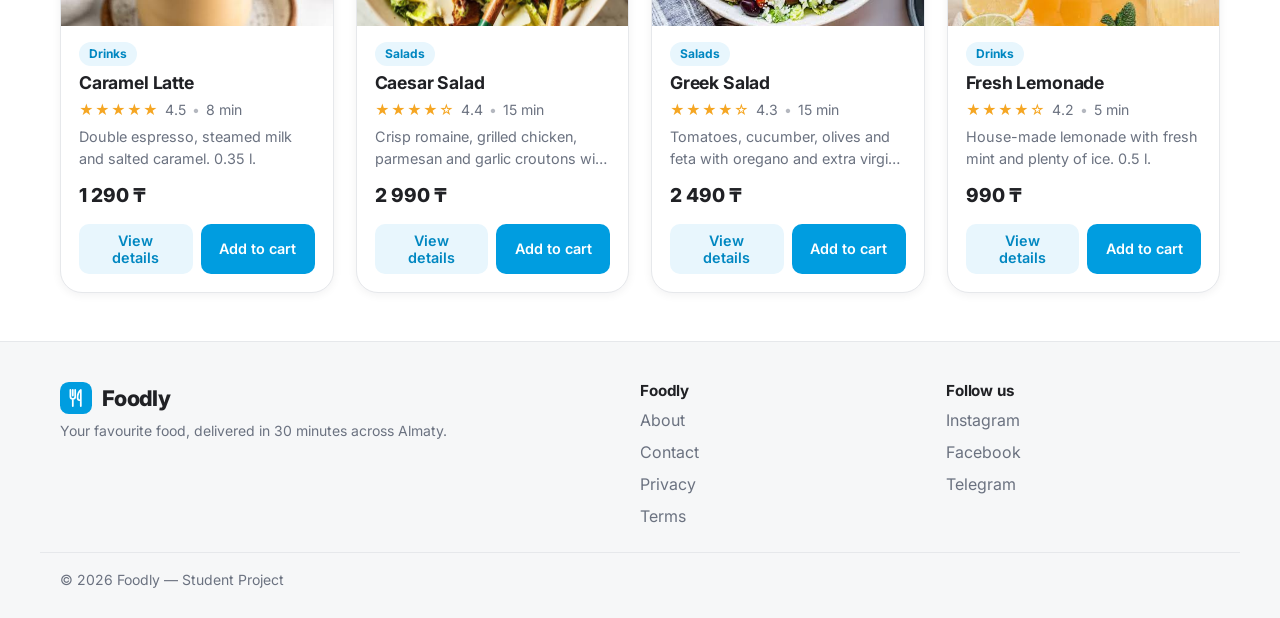
<file: menu.html>
<!DOCTYPE html>
<html lang="en">
<head>
<meta charset="UTF-8">
<meta name="viewport" content="width=device-width, initial-scale=1">
<title>Menu — Foodly</title>
<meta name="description" content="Browse the Foodly menu: burgers, pizza, sushi, salads, desserts and drinks.">
<link rel="icon" href="images/logo.svg" type="image/svg+xml">
<link rel="preconnect" href="https://fonts.googleapis.com">
<link rel="preconnect" href="https://fonts.gstatic.com" crossorigin>
<link href="https://fonts.googleapis.com/css2?family=Inter:wght@400;500;600;700;800&amp;display=swap" rel="stylesheet">
<link rel="stylesheet" href="css/style.css">
</head>
<body data-page="menu">
<div id="site-header"></div>

<main>
  <div class="container">
    <div class="page-head"><h1>Menu</h1><p class="muted">Find your next favourite dish</p></div>
    <form class="toolbar" id="filters" role="search">
      <div class="field search-field">
        <label for="q">Search</label>
        <div class="search-box"><input id="q" name="q" type="search" placeholder="Burger, pizza, sushi…"><button class="btn btn-primary" type="submit">Search</button></div>
      </div>
      <div class="field"><label for="price">Price</label>
        <select id="price" name="price">
          <option value="all">Any price</option>
          <option value="low">Under 2 500 ₸</option>
          <option value="mid">2 500 – 4 000 ₸</option>
          <option value="high">Over 4 000 ₸</option>
        </select></div>
      <div class="field"><label for="sort">Sort by</label>
        <select id="sort" name="sort">
          <option value="popular">Top rated</option>
          <option value="price-asc">Price: low to high</option>
          <option value="price-desc">Price: high to low</option>
          <option value="time">Fastest</option>
        </select></div>
      <button class="btn btn-ghost" type="button" id="reset">Reset</button>
    </form>
    <div class="chips" id="chips" role="group" aria-label="Categories"></div>
    <p class="result-info" id="count" aria-live="polite"></p>
    <div class="grid grid-cards" id="dishes"></div>
  </div>
</main>
<div id="site-footer"></div>
<script src="js/storage.js"></script>
<script src="js/validation.js"></script>
<script src="js/main.js"></script>
<script src="js/menu.js"></script>
</body>
</html>
</file>
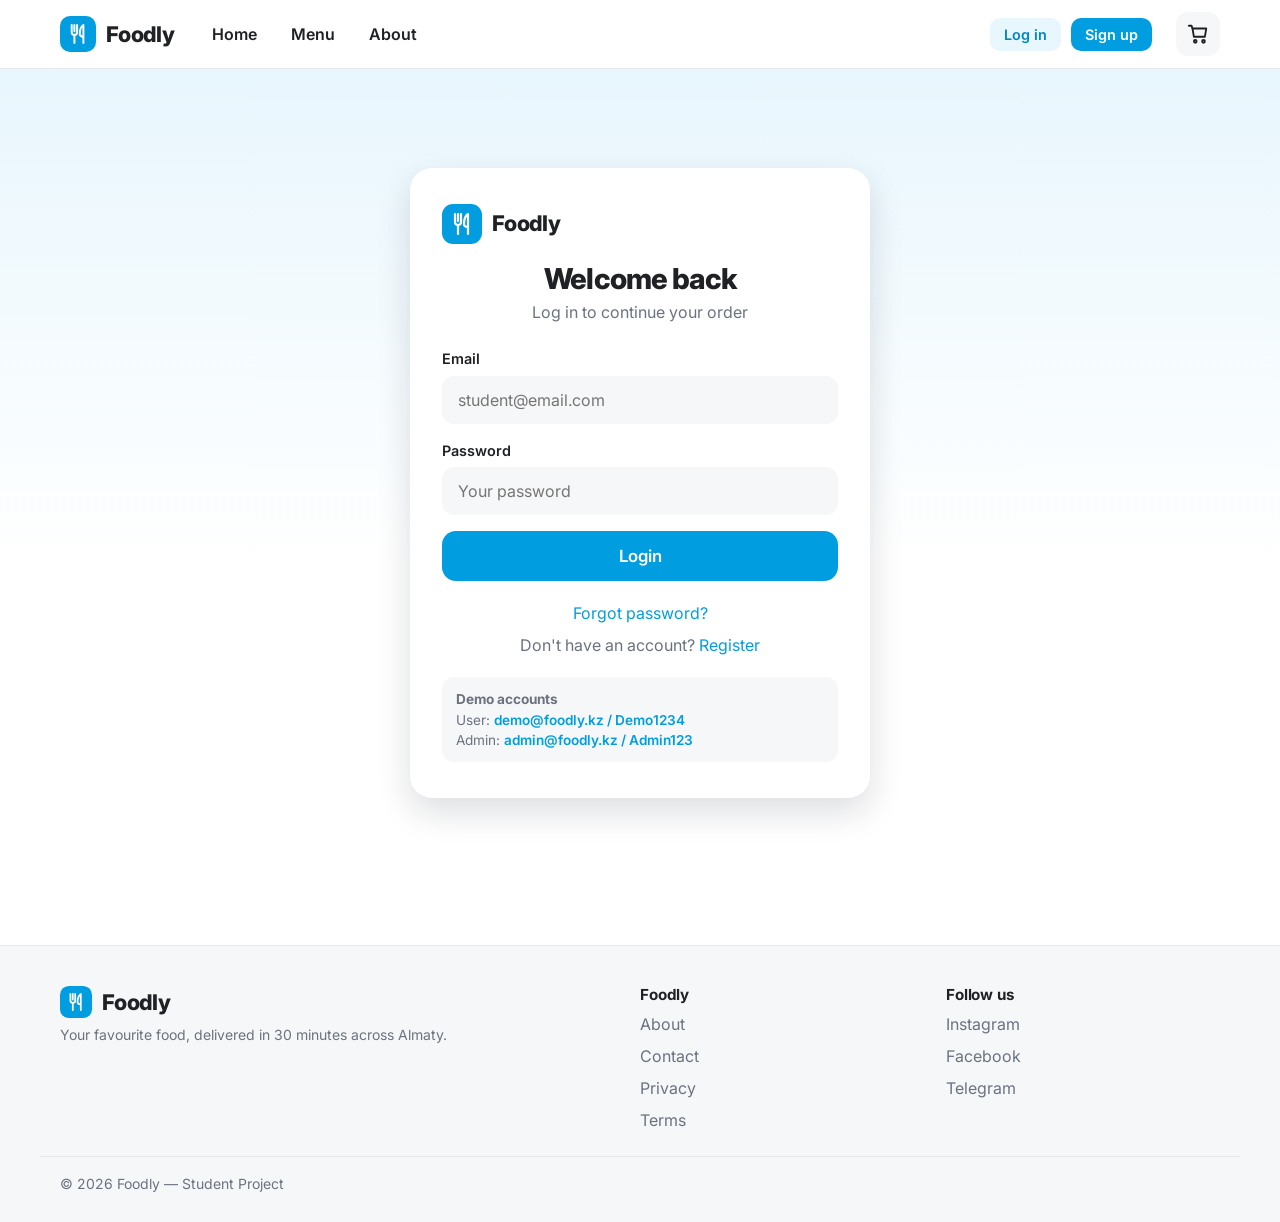
<file: profile.html>
<!DOCTYPE html>
<html lang="en">
<head>
<meta charset="UTF-8">
<meta name="viewport" content="width=device-width, initial-scale=1">
<title>My profile — Foodly</title>
<meta name="description" content="Foodly — order your favourite food online.">
<link rel="icon" href="images/logo.svg" type="image/svg+xml">
<link rel="preconnect" href="https://fonts.googleapis.com">
<link rel="preconnect" href="https://fonts.gstatic.com" crossorigin>
<link href="https://fonts.googleapis.com/css2?family=Inter:wght@400;500;600;700;800&amp;display=swap" rel="stylesheet">
<link rel="stylesheet" href="css/style.css">
</head>
<body data-page="profile">
<div id="site-header"></div>

<main>
  <div class="container">
    <div class="page-head"><h1>My profile</h1></div>
    <section class="panel" id="profile-card" aria-label="Profile"></section>
    <section class="section" id="orders" style="padding-bottom:0" aria-labelledby="oh">
      <div class="section-head"><h2 id="oh">My orders</h2><a class="btn btn-secondary btn-sm" href="menu.html">+ New order</a></div>
      <div id="orders-list"></div>
    </section>
  </div>

  <dialog class="dialog" id="edit-dialog" aria-labelledby="edit-title">
    <form id="edit-form" novalidate>
      <h3 id="edit-title">Edit profile</h3>
      <div class="form-row">
        <div class="field"><label for="firstName">First name</label><input id="firstName" name="firstName"><span class="error" role="alert"></span></div>
        <div class="field"><label for="lastName">Last name</label><input id="lastName" name="lastName"><span class="error" role="alert"></span></div>
      </div>
      <div class="form-row">
        <div class="field"><label for="phone">Phone</label><input id="phone" name="phone" type="tel" placeholder="+7 777 123 45 67"><span class="error" role="alert"></span></div>
        <div class="field"><label for="dob">Date of birth</label><input id="dob" name="dob" type="date"><span class="error" role="alert"></span></div>
      </div>
      <div class="field"><label for="photo">Profile photo</label><input id="photo" name="photo" type="file" accept="image/*"><span class="error" role="alert"></span></div>
      <div class="form-row">
        <div class="field"><label for="password">New password <span class="muted">(optional)</span></label><input id="password" name="password" type="password" autocomplete="new-password"><span class="error" role="alert"></span></div>
        <div class="field"><label for="confirm">Confirm new password</label><input id="confirm" name="confirm" type="password" autocomplete="new-password"><span class="error" role="alert"></span></div>
      </div>
      <div class="dialog-actions">
        <button class="btn btn-ghost" type="button" id="edit-cancel">Cancel</button>
        <button class="btn btn-primary" type="submit">Save changes</button>
      </div>
    </form>
  </dialog>
</main>
<div id="site-footer"></div>
<script src="js/storage.js"></script>
<script src="js/validation.js"></script>
<script src="js/main.js"></script>
<script src="js/profile.js"></script>
</body>
</html>
</file>
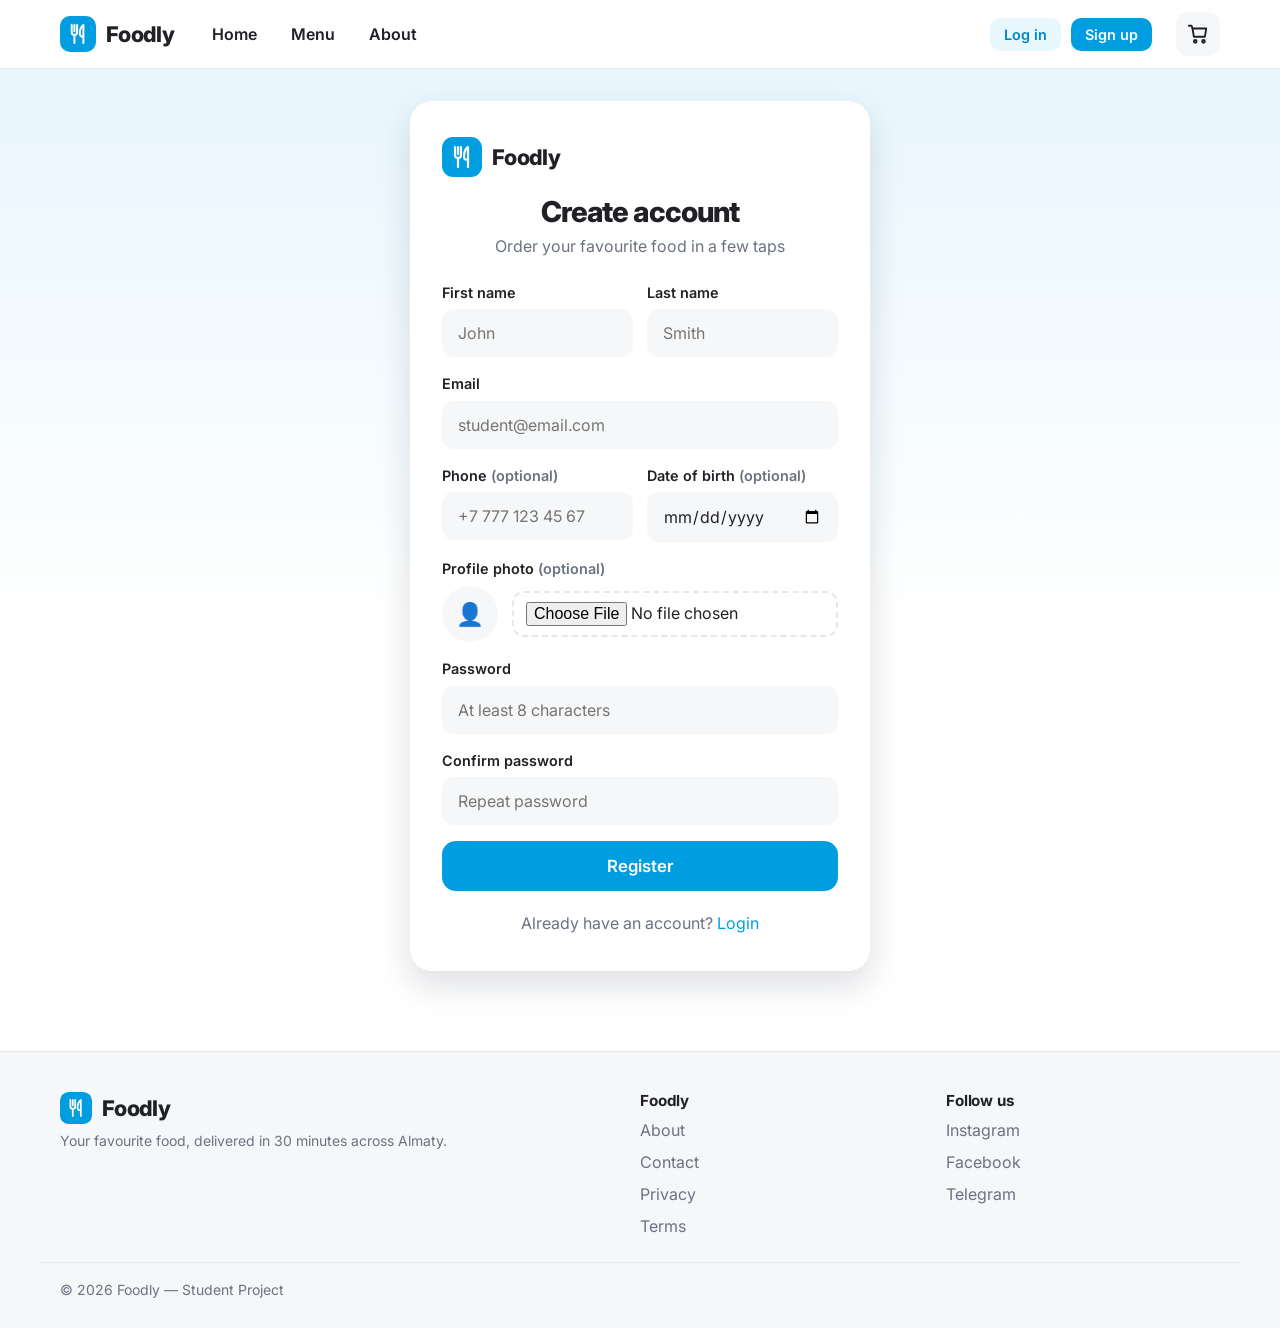
<file: register.html>
<!DOCTYPE html>
<html lang="en">
<head>
<meta charset="UTF-8">
<meta name="viewport" content="width=device-width, initial-scale=1">
<title>Create account — Foodly</title>
<meta name="description" content="Foodly — order your favourite food online.">
<link rel="icon" href="images/logo.svg" type="image/svg+xml">
<link rel="preconnect" href="https://fonts.googleapis.com">
<link rel="preconnect" href="https://fonts.gstatic.com" crossorigin>
<link href="https://fonts.googleapis.com/css2?family=Inter:wght@400;500;600;700;800&amp;display=swap" rel="stylesheet">
<link rel="stylesheet" href="css/style.css">
</head>
<body data-page="register">
<div id="site-header"></div>

<main class="auth-wrap">
  <section class="auth-card" aria-labelledby="t">
    <a class="brand" href="index.html"><img src="images/logo.svg" alt="" width="40" height="40"><span>Foodly</span></a>
    <h1 id="t">Create account</h1>
    <p class="sub">Order your favourite food in a few taps</p>
    <form id="register-form" novalidate>
      <div class="form-row">
        <div class="field"><label for="firstName">First name</label><input id="firstName" name="firstName" autocomplete="given-name" placeholder="John"><span class="error" role="alert"></span></div>
        <div class="field"><label for="lastName">Last name</label><input id="lastName" name="lastName" autocomplete="family-name" placeholder="Smith"><span class="error" role="alert"></span></div>
      </div>
      <div class="field"><label for="email">Email</label><input id="email" name="email" type="email" autocomplete="email" placeholder="student@email.com"><span class="error" role="alert"></span></div>
      <div class="form-row">
        <div class="field"><label for="phone">Phone <span class="muted">(optional)</span></label><input id="phone" name="phone" type="tel" autocomplete="tel" placeholder="+7 777 123 45 67"><span class="error" role="alert"></span></div>
        <div class="field"><label for="dob">Date of birth <span class="muted">(optional)</span></label><input id="dob" name="dob" type="date"><span class="error" role="alert"></span></div>
      </div>
      <div class="field">
        <label for="photo">Profile photo <span class="muted">(optional)</span></label>
        <div class="photo-row"><div class="photo-preview" id="photo-preview" aria-hidden="true">👤</div><input id="photo" name="photo" type="file" accept="image/*"></div>
        <span class="error" role="alert"></span>
      </div>
      <div class="field"><label for="password">Password</label><input id="password" name="password" type="password" autocomplete="new-password" placeholder="At least 8 characters"><span class="error" role="alert"></span></div>
      <div class="field"><label for="confirm">Confirm password</label><input id="confirm" name="confirm" type="password" autocomplete="new-password" placeholder="Repeat password"><span class="error" role="alert"></span></div>
      <button class="btn btn-primary btn-lg btn-block" type="submit">Register</button>
    </form>
    <p class="auth-foot">Already have an account? <a href="login.html">Login</a></p>
  </section>
</main>
<div id="site-footer"></div>
<script src="js/storage.js"></script>
<script src="js/validation.js"></script>
<script src="js/main.js"></script>
<script src="js/auth.js"></script>
</body>
</html>
</file>
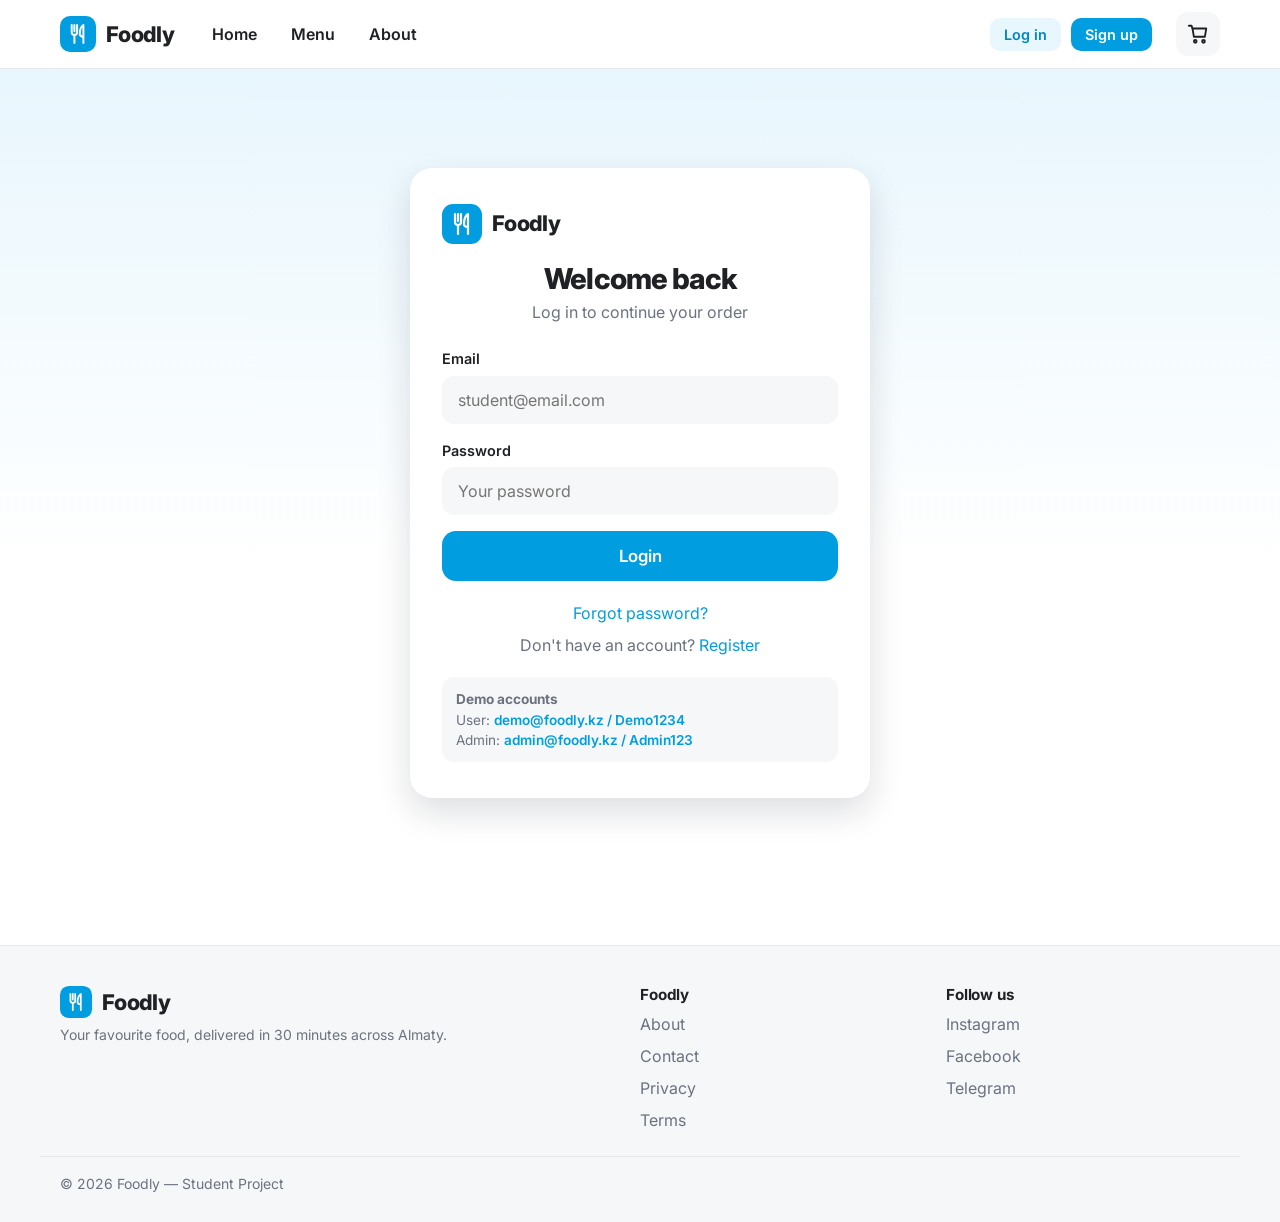
<file: success.html>
<!DOCTYPE html>
<html lang="en">
<head>
<meta charset="UTF-8">
<meta name="viewport" content="width=device-width, initial-scale=1">
<title>Order confirmed — Foodly</title>
<meta name="description" content="Foodly — order your favourite food online.">
<link rel="icon" href="images/logo.svg" type="image/svg+xml">
<link rel="preconnect" href="https://fonts.googleapis.com">
<link rel="preconnect" href="https://fonts.gstatic.com" crossorigin>
<link href="https://fonts.googleapis.com/css2?family=Inter:wght@400;500;600;700;800&amp;display=swap" rel="stylesheet">
<link rel="stylesheet" href="css/style.css">
</head>
<body data-page="success">
<div id="site-header"></div>

<main>
  <div class="container" id="success-root"></div>
</main>
<div id="site-footer"></div>
<script src="js/storage.js"></script>
<script src="js/validation.js"></script>
<script src="js/main.js"></script>
<script src="js/success.js"></script>
</body>
</html>
</file>
<file: css/style.css>
/* ==========================================================
   Foodly — global styles (inspired by modern delivery apps)
   1. Tokens  2. Base  3. Layout  4. Buttons  5. Forms
   6. Header/Footer  7. Home  8. Cards & Menu  9. Dish
   10. Cart/Checkout  11. Profile  12. Admin  13. Misc  14. Responsive
   ========================================================== */

/* 1. Tokens */
:root {
  --blue: #009de0;
  --blue-600: #0087c1;
  --blue-50: #e8f6fd;
  --ink: #202125;
  --muted: #6b7280;
  --line: #e6e8eb;
  --bg: #ffffff;
  --soft: #f6f7f8;
  --green: #12a150;
  --green-50: #e6f6ed;
  --amber: #a86400;
  --amber-50: #fdf1d8;
  --red: #d92d3a;
  --red-50: #fdeaec;
  --r: 14px;
  --r-lg: 22px;
  --shadow: 0 2px 10px rgba(16, 24, 40, 0.06);
  --shadow-lg: 0 14px 34px rgba(16, 24, 40, 0.14);
  --font: 'Inter', system-ui, -apple-system, 'Segoe UI', Roboto, Arial, sans-serif;
  --t: 0.18s ease;
}

/* 2. Base */
*, *::before, *::after { box-sizing: border-box; }
html { scroll-behavior: smooth; -webkit-text-size-adjust: 100%; }
body {
  margin: 0;
  font-family: var(--font);
  color: var(--ink);
  background: var(--bg);
  line-height: 1.5;
  font-size: 16px;
  min-height: 100vh;
  display: flex;
  flex-direction: column;
}
main { flex: 1; }
img { max-width: 100%; display: block; }
a { color: var(--blue); text-decoration: none; transition: color var(--t); }
a:hover { color: var(--blue-600); }
h1, h2, h3, h4 { line-height: 1.2; margin: 0 0 0.5em; letter-spacing: -0.01em; }
h1 { font-size: clamp(2rem, 4.6vw, 3.2rem); font-weight: 800; letter-spacing: -0.03em; }
h2 { font-size: clamp(1.5rem, 3vw, 2rem); font-weight: 800; }
h3 { font-size: 1.1rem; font-weight: 700; }
h4 { font-size: 0.95rem; font-weight: 700; }
p { margin: 0 0 1em; }
ul { padding-left: 1.2em; }
:focus-visible { outline: 3px solid rgba(0, 157, 224, 0.45); outline-offset: 2px; border-radius: 6px; }
.muted { color: var(--muted); }
.small { font-size: 0.875rem; }
.center { text-align: center; }
[hidden] { display: none !important; }

/* 3. Layout */
.container { width: 100%; max-width: 1200px; margin: 0 auto; padding: 0 20px; }
.section { padding: 56px 0; }
.section-soft { background: var(--soft); }
.section-head { display: flex; align-items: end; justify-content: space-between; gap: 16px; margin-bottom: 24px; flex-wrap: wrap; }
.section-head h2 { margin: 0; }
.page-head { padding: 36px 0 12px; }
.page-head h1 { font-size: clamp(1.8rem, 3.6vw, 2.5rem); margin-bottom: 6px; }
.grid { display: grid; gap: 22px; }
.grid-cards { grid-template-columns: repeat(auto-fill, minmax(250px, 1fr)); }
.grid-3 { grid-template-columns: repeat(3, 1fr); }
.grid-2 { grid-template-columns: repeat(2, minmax(0, 1fr)); }
.admin-main { min-width: 0; }
.crumbs { font-size: 0.9rem; color: var(--muted); margin: 24px 0 8px; }
.crumbs a { color: var(--muted); }
.crumbs a:hover { color: var(--blue); }

/* 4. Buttons */
.btn {
  display: inline-flex; align-items: center; justify-content: center; gap: 8px;
  border: 0; border-radius: 12px; padding: 12px 22px;
  font: 600 1rem var(--font); cursor: pointer; text-align: center;
  transition: background var(--t), transform var(--t), box-shadow var(--t), color var(--t);
}
.btn:active { transform: scale(0.98); }
.btn-primary { background: var(--blue); color: #fff; }
.btn-primary:hover { background: var(--blue-600); color: #fff; box-shadow: 0 6px 16px rgba(0, 157, 224, 0.32); }
.btn-secondary { background: var(--blue-50); color: var(--blue-600); }
.btn-secondary:hover { background: #d3eefa; color: var(--blue-600); }
.btn-ghost { background: transparent; color: var(--ink); border: 1px solid var(--line); }
.btn-ghost:hover { background: var(--soft); color: var(--ink); }
.btn-danger { background: var(--red-50); color: var(--red); }
.btn-danger:hover { background: var(--red); color: #fff; }
.btn-sm { padding: 8px 14px; font-size: 0.9rem; border-radius: 10px; }
.btn-lg { padding: 15px 30px; font-size: 1.05rem; border-radius: 14px; }
.btn-block { width: 100%; }
.btn[disabled] { opacity: 0.5; cursor: not-allowed; }

/* 5. Forms */
.field { display: flex; flex-direction: column; gap: 6px; margin-bottom: 16px; position: relative; }
.field label, .label { font-weight: 600; font-size: 0.9rem; }
.field .hint { font-size: 0.8rem; color: var(--muted); }
input, select, textarea {
  width: 100%; font: 400 1rem var(--font); color: var(--ink);
  background: var(--soft); border: 2px solid transparent; border-radius: 12px; padding: 12px 14px;
  transition: border-color var(--t), background var(--t), box-shadow var(--t);
}
textarea { resize: vertical; min-height: 90px; }
input:hover, select:hover, textarea:hover { background: #eff1f3; }
input:focus, select:focus, textarea:focus { outline: none; background: #fff; border-color: var(--blue); box-shadow: 0 0 0 4px rgba(0, 157, 224, 0.14); }
input[type='file'] { padding: 9px 12px; background: #fff; border: 2px dashed var(--line); }
input[type='radio'], input[type='checkbox'] { width: auto; accent-color: var(--blue); }
.field.invalid input, .field.invalid select, .field.invalid textarea { border-color: var(--red); background: var(--red-50); }
.field.valid input, .field.valid select { border-color: #9be0b9; }
.error { color: var(--red); font-size: 0.85rem; font-weight: 500; min-height: 0; }
.error:empty { display: none; }
.form-row { display: grid; grid-template-columns: 1fr 1fr; gap: 14px; }
.form-alert { display: none; padding: 12px 14px; border-radius: 12px; margin-bottom: 16px; font-weight: 500; }
.form-alert.error { display: block; background: var(--red-50); color: var(--red); }
.form-alert.success { display: block; background: var(--green-50); color: var(--green); }
.radio-cards { display: grid; grid-template-columns: 1fr 1fr; gap: 12px; }
.radio-card { display: flex; align-items: center; gap: 10px; padding: 14px; border: 2px solid var(--line); border-radius: 12px; cursor: pointer; font-weight: 600; transition: border-color var(--t), background var(--t); }
.radio-card:has(input:checked) { border-color: var(--blue); background: var(--blue-50); }
.stepper { display: inline-flex; align-items: center; background: var(--soft); border-radius: 12px; }
.stepper button { width: 38px; height: 38px; border: 0; background: transparent; font-size: 1.2rem; font-weight: 700; color: var(--blue); cursor: pointer; border-radius: 12px; }
.stepper button:hover { background: var(--blue-50); }
.stepper input { width: 52px; text-align: center; background: transparent; padding: 8px 0; font-weight: 700; border: 0; -moz-appearance: textfield; }
.stepper input::-webkit-outer-spin-button, .stepper input::-webkit-inner-spin-button { -webkit-appearance: none; margin: 0; }

/* Auth card */
.auth-wrap { min-height: calc(100vh - 72px); display: grid; place-items: center; padding: 32px 16px; background: linear-gradient(180deg, var(--blue-50), #fff 60%); }
.auth-card { width: 100%; max-width: 460px; background: #fff; border-radius: var(--r-lg); box-shadow: var(--shadow-lg); padding: 36px 32px; }
.auth-card h1 { font-size: 1.8rem; text-align: center; margin-bottom: 4px; }
.auth-card .sub { text-align: center; color: var(--muted); margin-bottom: 24px; }
.auth-card .brand { justify-content: center; margin-bottom: 18px; }
.auth-foot { text-align: center; margin: 20px 0 0; color: var(--muted); }
.demo-box { margin-top: 20px; background: var(--soft); border-radius: 12px; padding: 12px 14px; font-size: 0.85rem; color: var(--muted); }
.demo-box button { background: none; border: 0; padding: 0; color: var(--blue); font: 600 0.85rem var(--font); cursor: pointer; }
.photo-row { display: flex; align-items: center; gap: 14px; }
.photo-preview { width: 56px; height: 56px; border-radius: 50%; background: var(--soft); overflow: hidden; flex: none; display: grid; place-items: center; font-size: 1.4rem; }
.photo-preview img { width: 100%; height: 100%; object-fit: cover; }

/* 6. Header / footer */
.site-header { position: sticky; top: 0; z-index: 50; background: rgba(255, 255, 255, 0.94); backdrop-filter: blur(10px); border-bottom: 1px solid var(--line); }
.nav { display: flex; align-items: center; gap: 24px; height: 68px; }
.brand { display: inline-flex; align-items: center; gap: 10px; color: var(--ink); font-weight: 800; font-size: 1.35rem; letter-spacing: -0.03em; }
.brand:hover { color: var(--ink); }
.nav-menu { flex: 1; display: flex; align-items: center; justify-content: space-between; gap: 16px; }
.nav-links, .nav-auth { display: flex; align-items: center; gap: 6px; }
.nav-auth { gap: 10px; }
.nav-link { color: var(--ink); font-weight: 600; padding: 8px 14px; border-radius: 10px; transition: background var(--t), color var(--t); }
.nav-link:hover { background: var(--soft); color: var(--ink); }
.nav-link.active { background: var(--blue-50); color: var(--blue-600); }
.nav-tools { display: flex; align-items: center; gap: 8px; }
.cart-btn { position: relative; width: 44px; height: 44px; display: grid; place-items: center; border-radius: 12px; color: var(--ink); background: var(--soft); transition: background var(--t); }
.cart-btn:hover, .cart-btn.active { background: var(--blue-50); color: var(--blue-600); }
.cart-count { position: absolute; top: -5px; right: -5px; min-width: 20px; height: 20px; padding: 0 5px; border-radius: 10px; background: var(--blue); color: #fff; font-size: 0.72rem; font-weight: 700; display: grid; place-items: center; border: 2px solid #fff; }
.user-chip { display: flex; align-items: center; gap: 8px; color: var(--ink); font-weight: 600; padding: 4px 10px 4px 4px; border-radius: 999px; transition: background var(--t); }
.user-chip:hover { background: var(--soft); color: var(--ink); }
.avatar { width: 40px; height: 40px; border-radius: 50%; background: var(--blue); color: #fff; display: inline-grid; place-items: center; font-weight: 700; overflow: hidden; flex: none; }
.avatar img { width: 100%; height: 100%; object-fit: cover; }
.avatar-sm { width: 32px; height: 32px; font-size: 0.8rem; }
.avatar-lg { width: 104px; height: 104px; font-size: 2rem; }
.burger { display: none; width: 44px; height: 44px; border: 0; background: var(--soft); border-radius: 12px; cursor: pointer; flex-direction: column; justify-content: center; align-items: center; gap: 5px; }
.burger span { width: 20px; height: 2px; background: var(--ink); border-radius: 2px; transition: transform var(--t), opacity var(--t); }
.burger.open span:nth-child(1) { transform: translateY(7px) rotate(45deg); }
.burger.open span:nth-child(2) { opacity: 0; }
.burger.open span:nth-child(3) { transform: translateY(-7px) rotate(-45deg); }

.site-footer { background: var(--soft); border-top: 1px solid var(--line); margin-top: 48px; }
.footer-grid { display: grid; grid-template-columns: 2fr 1fr 1fr; gap: 32px; padding-top: 40px; padding-bottom: 24px; }
.footer-links { list-style: none; padding: 0; margin: 0; display: grid; gap: 8px; }
.footer-links a { color: var(--muted); }
.footer-links a:hover { color: var(--blue); }
.footer-bottom { padding-top: 16px; padding-bottom: 28px; border-top: 1px solid var(--line); color: var(--muted); font-size: 0.875rem; }

/* 7. Home */
.hero { background: linear-gradient(180deg, var(--blue-50) 0%, #fff 100%); padding: 56px 0 40px; }
.hero-grid { display: grid; grid-template-columns: 1.1fr 1fr; align-items: center; gap: 40px; }
.hero h1 span { color: var(--blue); }
.hero p.lead { font-size: 1.15rem; color: var(--muted); max-width: 520px; }
.hero-search { display: flex; gap: 10px; background: #fff; padding: 8px; border-radius: 16px; box-shadow: var(--shadow-lg); max-width: 540px; margin: 24px 0 18px; }
.hero-search input { background: transparent; }
.hero-search input:focus { box-shadow: none; background: transparent; border-color: transparent; }
.hero-cta { display: flex; gap: 12px; flex-wrap: wrap; }
.hero-img img { width: 100%; max-width: 520px; margin-left: auto; }
.welcome { background: #fff; border: 1px solid var(--line); border-radius: var(--r); padding: 14px 18px; display: flex; align-items: center; gap: 14px; margin-bottom: 22px; flex-wrap: wrap; box-shadow: var(--shadow); }
.welcome .grow { flex: 1; min-width: 200px; }
.categories { display: grid; grid-template-columns: repeat(auto-fill, minmax(150px, 1fr)); gap: 14px; }
.cat-tile { display: flex; flex-direction: column; align-items: center; gap: 8px; padding: 22px 12px; background: var(--soft); border-radius: var(--r); color: var(--ink); font-weight: 700; transition: transform var(--t), background var(--t), box-shadow var(--t); }
.cat-tile:hover { transform: translateY(-4px); background: var(--blue-50); color: var(--blue-600); box-shadow: var(--shadow); }
.cat-tile .emoji { font-size: 2.4rem; }
.feature { background: #fff; border-radius: var(--r); padding: 26px; box-shadow: var(--shadow); transition: transform var(--t), box-shadow var(--t); }
.feature:hover { transform: translateY(-4px); box-shadow: var(--shadow-lg); }
.feature .icon { width: 52px; height: 52px; border-radius: 14px; background: var(--blue-50); display: grid; place-items: center; font-size: 1.6rem; margin-bottom: 14px; }
.feature p { color: var(--muted); margin: 0; }
.steps { counter-reset: s; display: grid; grid-template-columns: repeat(4, 1fr); gap: 20px; list-style: none; padding: 0; margin: 0; }
.steps li { counter-increment: s; position: relative; padding-top: 44px; }
.steps li::before { content: counter(s); position: absolute; top: 0; left: 0; width: 34px; height: 34px; border-radius: 50%; background: var(--blue); color: #fff; font-weight: 800; display: grid; place-items: center; }
.steps b { display: block; }
.steps span { color: var(--muted); font-size: 0.92rem; }
.cta-banner { background: var(--blue); color: #fff; border-radius: var(--r-lg); padding: 40px; display: flex; align-items: center; justify-content: space-between; gap: 20px; flex-wrap: wrap; }
.cta-banner h2 { margin: 0 0 4px; }
.cta-banner p { margin: 0; opacity: 0.9; }
.cta-banner .btn { background: #fff; color: var(--blue-600); }
.cta-banner .btn:hover { background: var(--blue-50); box-shadow: none; }

/* 8. Cards & menu */
.card { background: #fff; border-radius: var(--r-lg); overflow: hidden; box-shadow: var(--shadow); border: 1px solid var(--line); display: flex; flex-direction: column; transition: transform var(--t), box-shadow var(--t); }
.card:hover { transform: translateY(-5px); box-shadow: var(--shadow-lg); }
.card-img { display: block; aspect-ratio: 4 / 3; overflow: hidden; background: var(--soft); }
.card-img img { width: 100%; height: 100%; object-fit: cover; transition: transform 0.35s ease; }
.card:hover .card-img img { transform: scale(1.06); }
.card-body { padding: 16px 18px 18px; display: flex; flex-direction: column; gap: 6px; flex: 1; }
.card-title { margin: 0; font-size: 1.1rem; }
.card-title a { color: var(--ink); }
.card-title a:hover { color: var(--blue); }
.card-desc { color: var(--muted); font-size: 0.9rem; margin: 0; display: -webkit-box; -webkit-line-clamp: 2; -webkit-box-orient: vertical; overflow: hidden; min-height: 2.7em; }
.tag { align-self: flex-start; background: var(--blue-50); color: var(--blue-600); font-size: 0.75rem; font-weight: 700; padding: 3px 10px; border-radius: 999px; }
.meta { display: flex; align-items: center; gap: 6px; color: var(--muted); font-size: 0.88rem; }
.stars { color: #f5a623; letter-spacing: 1px; }
.dot { opacity: 0.5; }
.price { font-size: 1.2rem; font-weight: 800; }
.price-row { margin-top: auto; padding-top: 6px; }
.card-actions { display: grid; grid-template-columns: 1fr 1fr; gap: 8px; margin-top: 8px; }
.toolbar { background: #fff; border: 1px solid var(--line); border-radius: var(--r); padding: 16px; box-shadow: var(--shadow); display: grid; grid-template-columns: 1fr auto auto auto; gap: 12px; align-items: end; margin-bottom: 16px; }
.toolbar .field { margin: 0; }
.search-box { display: flex; gap: 8px; }
.chips { display: flex; gap: 8px; flex-wrap: wrap; margin-bottom: 20px; }
.chip { border: 0; background: var(--soft); color: var(--ink); font: 600 0.92rem var(--font); padding: 9px 16px; border-radius: 999px; cursor: pointer; transition: background var(--t), color var(--t), transform var(--t); }
.chip:hover { background: var(--blue-50); color: var(--blue-600); }
.chip.active { background: var(--blue); color: #fff; }
.result-info { color: var(--muted); margin-bottom: 16px; font-size: 0.95rem; }
.empty { text-align: center; padding: 56px 20px; background: var(--soft); border-radius: var(--r-lg); }
.empty .big { font-size: 3rem; margin-bottom: 8px; }
.empty p { color: var(--muted); }

/* 9. Dish details */
.dish-detail { display: grid; grid-template-columns: 1.1fr 1fr; gap: 40px; align-items: start; margin-bottom: 40px; }
.dish-photo { border-radius: var(--r-lg); overflow: hidden; box-shadow: var(--shadow-lg); aspect-ratio: 4 / 3; }
.dish-photo img { width: 100%; height: 100%; object-fit: cover; }
.dish-info h1 { font-size: clamp(1.8rem, 3.4vw, 2.5rem); margin: 10px 0; }
.features-list { list-style: none; padding: 0; margin: 12px 0 20px; display: grid; grid-template-columns: 1fr 1fr; gap: 8px; }
.features-list li::before { content: '✓'; color: var(--green); font-weight: 800; margin-right: 8px; }
.buy-box { background: var(--soft); border-radius: var(--r); padding: 20px; display: flex; flex-wrap: wrap; align-items: center; gap: 16px; justify-content: space-between; }
.buy-box .price { font-size: 1.8rem; }
.buy-form { display: flex; align-items: flex-start; gap: 12px; flex-wrap: wrap; }
.buy-form .field { margin: 0; }
.facts { display: flex; gap: 22px; flex-wrap: wrap; margin: 14px 0; color: var(--muted); }
.facts b { color: var(--ink); }

/* 10. Cart & checkout */
.layout-2 { display: grid; grid-template-columns: 1fr 380px; gap: 28px; align-items: start; }
.panel { background: #fff; border: 1px solid var(--line); border-radius: var(--r-lg); padding: 24px; box-shadow: var(--shadow); }
.panel h2, .panel h3 { margin-bottom: 14px; }
.cart-line { display: grid; grid-template-columns: 84px 1fr auto auto; gap: 16px; align-items: center; padding: 16px 0; border-bottom: 1px solid var(--line); }
.cart-line:last-child { border-bottom: 0; }
.cart-line img { width: 84px; height: 64px; border-radius: 12px; object-fit: cover; }
.cart-line .name { font-weight: 700; display: block; color: var(--ink); }
.cart-line .name:hover { color: var(--blue); }
.line-total { font-weight: 800; min-width: 90px; text-align: right; }
.icon-btn { border: 0; background: transparent; color: var(--muted); cursor: pointer; font-size: 1.1rem; padding: 6px 8px; border-radius: 8px; }
.icon-btn:hover { background: var(--red-50); color: var(--red); }
.sum-row { display: flex; justify-content: space-between; padding: 6px 0; color: var(--muted); }
.sum-row.total { color: var(--ink); font-weight: 800; font-size: 1.2rem; border-top: 1px solid var(--line); margin-top: 8px; padding-top: 14px; }
.sum-row .green { color: var(--green); font-weight: 600; }
.sticky { position: sticky; top: 90px; }
.progress { height: 8px; border-radius: 8px; background: var(--soft); overflow: hidden; margin: 6px 0 14px; }
.progress span { display: block; height: 100%; background: var(--blue); border-radius: 8px; transition: width 0.4s ease; }
.promo-form { display: flex; gap: 8px; margin: 14px 0 6px; }
.promo-wrap .field { margin: 0; flex: 1; }
.promo-applied { background: var(--green-50); color: var(--green); border-radius: 10px; padding: 8px 12px; font-weight: 600; display: flex; justify-content: space-between; align-items: center; margin: 14px 0 6px; }
.promo-applied button { background: none; border: 0; color: inherit; cursor: pointer; font-weight: 700; }
.mini-line { display: flex; justify-content: space-between; gap: 10px; padding: 6px 0; font-size: 0.95rem; }
.card-fields { background: var(--soft); border-radius: 12px; padding: 16px 16px 2px; margin-bottom: 16px; }
.card-fields input { background: #fff; }
.success-card { max-width: 560px; margin: 48px auto; text-align: center; background: #fff; border-radius: var(--r-lg); box-shadow: var(--shadow-lg); padding: 40px 32px; }
.success-icon { width: 84px; height: 84px; border-radius: 50%; background: var(--green-50); color: var(--green); display: grid; place-items: center; font-size: 2.6rem; margin: 0 auto 16px; animation: pop 0.5s cubic-bezier(0.2, 1.6, 0.4, 1); }
@keyframes pop { from { transform: scale(0); } to { transform: scale(1); } }
.success-card dl { text-align: left; background: var(--soft); border-radius: var(--r); padding: 16px 20px; margin: 20px 0 24px; display: grid; grid-template-columns: auto 1fr; gap: 8px 16px; }
.success-card dt { color: var(--muted); }
.success-card dd { margin: 0; font-weight: 600; text-align: right; }
.success-actions { display: flex; gap: 10px; justify-content: center; flex-wrap: wrap; }

/* 11. Profile */
.profile-head { display: flex; align-items: center; gap: 24px; flex-wrap: wrap; }
.profile-head .info { flex: 1; min-width: 220px; }
.profile-head h1 { font-size: 1.9rem; margin-bottom: 4px; }
.info-list { display: grid; grid-template-columns: repeat(auto-fit, minmax(190px, 1fr)); gap: 12px 24px; margin: 14px 0 0; }
.info-list div { display: flex; flex-direction: column; }
.info-list dt { color: var(--muted); font-size: 0.8rem; font-weight: 600; text-transform: uppercase; letter-spacing: 0.04em; }
.info-list dd { margin: 0; font-weight: 600; word-break: break-word; }
.order { border: 1px solid var(--line); border-radius: var(--r); margin-bottom: 12px; background: #fff; transition: box-shadow var(--t); }
.order[open] { box-shadow: var(--shadow); }
.order summary { list-style: none; cursor: pointer; display: grid; grid-template-columns: 90px 1fr 120px 110px; gap: 12px; align-items: center; padding: 16px 18px; }
.order summary::-webkit-details-marker { display: none; }
.order summary b { color: var(--blue-600); }
.order-body { padding: 0 18px 18px; border-top: 1px solid var(--line); }
.badge { display: inline-block; padding: 4px 12px; border-radius: 999px; font-size: 0.8rem; font-weight: 700; }
.badge-pending { background: var(--amber-50); color: var(--amber); }
.badge-preparing { background: var(--blue-50); color: var(--blue-600); }
.badge-delivering { background: #ece8fd; color: #5b3fd1; }
.badge-delivered { background: var(--green-50); color: var(--green); }
.badge-cancelled { background: var(--red-50); color: var(--red); }
.badge-admin { background: #ece8fd; color: #5b3fd1; }
.badge-user { background: var(--soft); color: var(--muted); }

/* 12. Dialog & admin */
.dialog { border: 0; border-radius: var(--r-lg); padding: 28px; width: min(560px, calc(100% - 24px)); max-height: calc(100vh - 32px); box-shadow: var(--shadow-lg); }
.dialog::backdrop { background: rgba(16, 24, 40, 0.5); backdrop-filter: blur(2px); }
.dialog-sm { width: min(400px, calc(100% - 24px)); }
.dialog h3 { font-size: 1.3rem; }
.dialog-actions { display: flex; justify-content: flex-end; gap: 10px; margin-top: 8px; }
.admin { display: grid; grid-template-columns: 230px 1fr; gap: 28px; padding-top: 28px; align-items: start; }
.admin-side { background: var(--soft); border-radius: var(--r-lg); padding: 14px; position: sticky; top: 88px; }
.admin-side h3 { padding: 6px 12px 10px; margin: 0; font-size: 0.8rem; color: var(--muted); text-transform: uppercase; letter-spacing: 0.06em; }
.admin-side a, .admin-side button { display: flex; align-items: center; gap: 10px; width: 100%; padding: 11px 14px; border-radius: 12px; color: var(--ink); font: 600 0.96rem var(--font); background: none; border: 0; cursor: pointer; text-align: left; transition: background var(--t); }
.admin-side a:hover, .admin-side button:hover { background: #fff; color: var(--ink); }
.admin-side a.active { background: #fff; color: var(--blue-600); box-shadow: var(--shadow); }
.admin-main section { display: none; }
.admin-main section.active { display: block; animation: fade 0.25s ease; }
@keyframes fade { from { opacity: 0; transform: translateY(6px); } to { opacity: 1; transform: none; } }
.admin-main h1 { font-size: 1.8rem; }
.stats { display: grid; grid-template-columns: repeat(4, 1fr); gap: 16px; margin-bottom: 24px; }
.stat { background: #fff; border: 1px solid var(--line); border-radius: var(--r); padding: 18px; box-shadow: var(--shadow); }
.stat .n { font-size: 1.9rem; font-weight: 800; letter-spacing: -0.02em; }
.stat .l { color: var(--muted); font-size: 0.88rem; font-weight: 600; }
.bar-row { display: grid; grid-template-columns: 110px 1fr 36px; align-items: center; gap: 10px; margin: 8px 0; font-size: 0.92rem; }
.bar { height: 10px; background: var(--soft); border-radius: 6px; overflow: hidden; }
.bar span { display: block; height: 100%; background: var(--blue); border-radius: 6px; }
.table-tools { display: flex; gap: 10px; margin-bottom: 14px; flex-wrap: wrap; align-items: center; }
.table-tools input, .table-tools select { width: auto; flex: 1; min-width: 160px; max-width: 320px; }
.table-tools .spacer { flex: 1; }
.table-wrap { background: #fff; border: 1px solid var(--line); border-radius: var(--r); overflow: hidden; }
table.table { width: 100%; border-collapse: collapse; }
.table th { text-align: left; font-size: 0.78rem; text-transform: uppercase; letter-spacing: 0.05em; color: var(--muted); background: var(--soft); padding: 12px 14px; }
.table td { padding: 12px 14px; border-top: 1px solid var(--line); vertical-align: middle; }
.table tr:hover td { background: #fafbfc; }
.table .thumb { width: 56px; height: 42px; border-radius: 8px; object-fit: cover; }
.table .actions { display: flex; gap: 6px; flex-wrap: wrap; }
.table select { padding: 8px 10px; border-radius: 10px; width: auto; }
.cell-user { display: flex; align-items: center; gap: 10px; }

/* 13. Misc */
#toasts { position: fixed; right: 20px; bottom: 20px; z-index: 200; display: grid; gap: 10px; }
.toast { background: var(--ink); color: #fff; padding: 12px 18px; border-radius: 12px; box-shadow: var(--shadow-lg); font-weight: 500; opacity: 0; transform: translateY(14px); transition: opacity 0.25s, transform 0.25s; max-width: 340px; }
.toast.show { opacity: 1; transform: none; }
.toast-error { background: var(--red); }
.about-hero { background: var(--blue-50); padding: 48px 0; }
.faq details { background: var(--soft); border-radius: var(--r); padding: 14px 18px; margin-bottom: 10px; }
.faq summary { font-weight: 700; cursor: pointer; }
.faq p { margin: 10px 0 0; color: var(--muted); }
.prose h2 { margin-top: 40px; scroll-margin-top: 90px; }
.prose { max-width: 820px; }

/* 14. Responsive */
@media (max-width: 1000px) {
  .layout-2 { grid-template-columns: 1fr; }
  .sticky { position: static; }
  .stats { grid-template-columns: repeat(2, 1fr); }
  .toolbar { grid-template-columns: 1fr 1fr; }
  .toolbar .search-field { grid-column: 1 / -1; }
}
@media (max-width: 860px) {
  .burger { display: flex; }
  .nav { gap: 12px; }
  .nav-tools { margin-left: auto; }
  .nav-menu { display: none; position: absolute; left: 0; right: 0; top: 68px; flex-direction: column; align-items: stretch; background: #fff; padding: 12px 20px 20px; border-bottom: 1px solid var(--line); box-shadow: var(--shadow-lg); }
  .nav-menu.open { display: flex; }
  .nav-links { flex-direction: column; align-items: stretch; }
  .nav-link { padding: 12px 14px; }
  .nav-auth { padding-top: 12px; border-top: 1px solid var(--line); justify-content: space-between; }
  .hero-grid, .dish-detail { grid-template-columns: 1fr; }
  .hero-img { order: -1; }
  .hero-img img { max-width: 340px; margin: 0 auto; }
  .grid-3, .grid-2 { grid-template-columns: minmax(0, 1fr); }
  .steps { grid-template-columns: 1fr 1fr; }
  .admin { grid-template-columns: minmax(0, 1fr); }
  .admin-side { position: static; display: flex; flex-wrap: wrap; gap: 4px; padding: 8px; }
  .admin-side h3 { display: none; }
  .admin-side a, .admin-side button { width: auto; padding: 9px 12px; }
  .footer-grid { grid-template-columns: 1fr 1fr; }
  .footer-grid > div:first-child { grid-column: 1 / -1; }
}
@media (max-width: 700px) {
  .table.responsive thead { display: none; }
  .table.responsive, .table.responsive tbody, .table.responsive tr, .table.responsive td { display: block; width: 100%; }
  .table.responsive tr { padding: 10px 14px; border-top: 1px solid var(--line); }
  .table.responsive tr:first-child { border-top: 0; }
  .table.responsive td { border: 0; padding: 5px 0; display: flex; justify-content: space-between; align-items: center; gap: 12px; text-align: right; }
  .table.responsive td::before { content: attr(data-label); color: var(--muted); font-size: 0.78rem; font-weight: 700; text-transform: uppercase; text-align: left; }
  .table.responsive td.no-label::before { display: none; }
  .table.responsive tr:hover td { background: transparent; }
}
@media (max-width: 600px) {
  .container { padding: 0 16px; }
  .section { padding: 40px 0; }
  .auth-card { padding: 28px 20px; }
  .form-row, .radio-cards { grid-template-columns: 1fr; }
  .toolbar { grid-template-columns: 1fr; }
  .grid-cards { grid-template-columns: 1fr; }
  .features-list { grid-template-columns: 1fr; }
  .cart-line { grid-template-columns: 70px 1fr auto; }
  .cart-line img { width: 70px; height: 56px; }
  .cart-line .line-total { grid-column: 2; text-align: left; }
  .cart-line .stepper { grid-column: 2; justify-self: start; }
  .cart-line .icon-btn { grid-column: 3; grid-row: 1; }
  .order summary { grid-template-columns: 1fr auto; }
  .order summary > :nth-child(2) { grid-column: 1 / -1; grid-row: 3; }
  .stats { grid-template-columns: 1fr 1fr; }
  .steps { grid-template-columns: 1fr; }
  .cta-banner { padding: 28px 22px; }
  .hero-search { flex-direction: column; }
  .footer-grid { grid-template-columns: 1fr; }
  .success-card { margin: 24px auto; padding: 32px 20px; }
  .bar-row { grid-template-columns: 90px 1fr 30px; }
  #toasts { left: 16px; right: 16px; }
}
@media (prefers-reduced-motion: reduce) {
  *, *::before, *::after { animation: none !important; transition: none !important; scroll-behavior: auto !important; }
}
</file>
